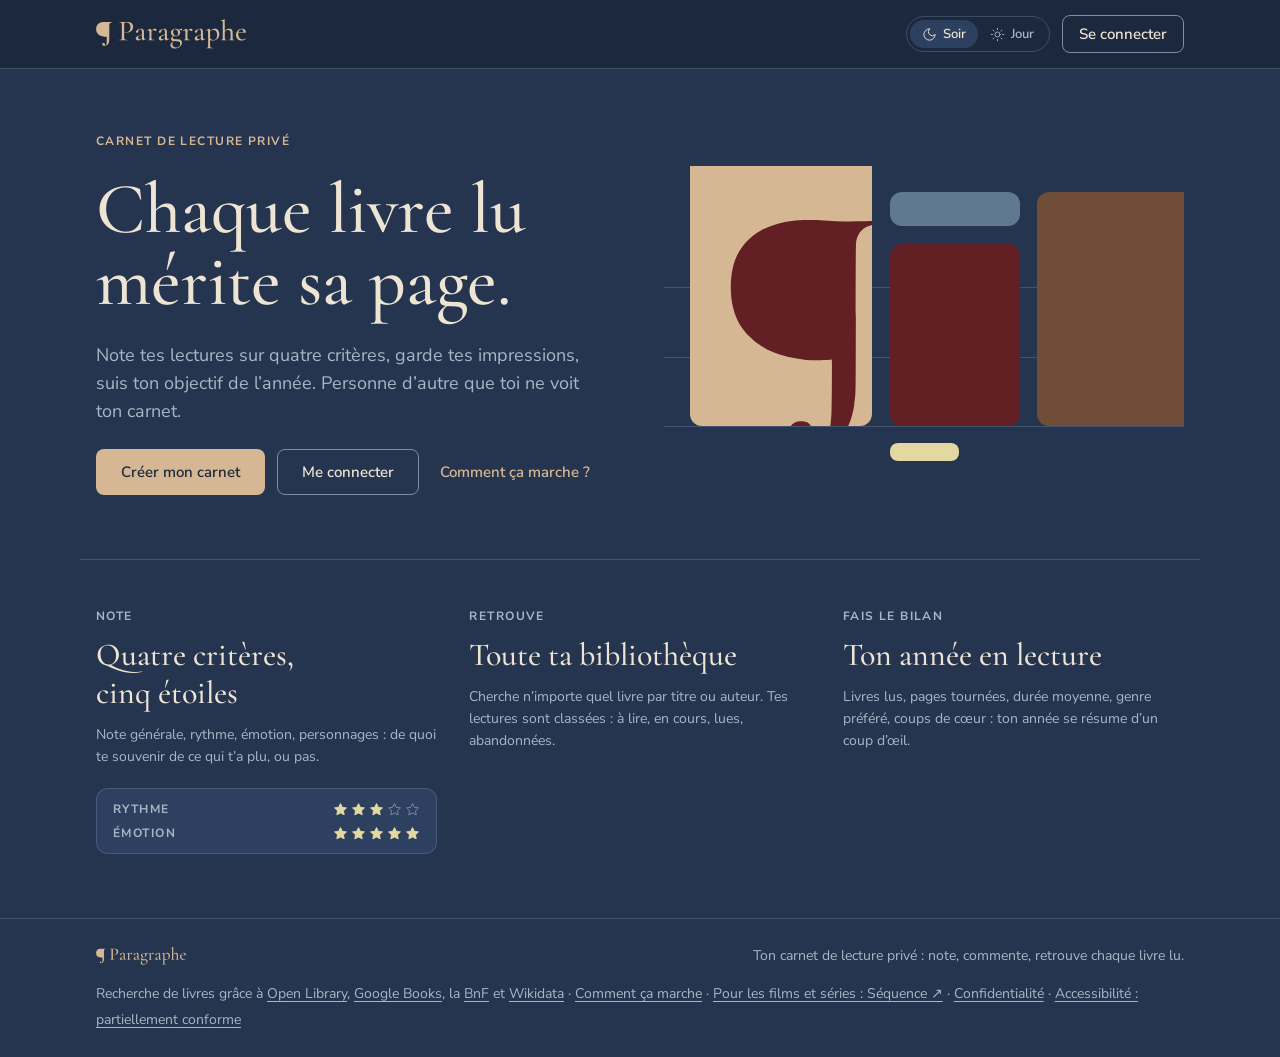
<file: index.html>
<!doctype html>
<html lang="fr" data-theme="soir">
  <head>
    <meta charset="utf-8">
    <meta name="viewport" content="width=device-width, initial-scale=1, viewport-fit=cover">
    <title>Paragraphe</title>
    <meta name="description" content="Ton carnet de lecture privé : note, commente, retrouve chaque livre lu.">
    <meta name="theme-color" content="#1C283D">
    <meta name="mobile-web-app-capable" content="yes">
    <meta name="apple-mobile-web-app-capable" content="yes">
    <meta name="apple-mobile-web-app-title" content="Paragraphe">
    <meta name="apple-mobile-web-app-status-bar-style" content="black-translucent">
    <meta name="application-name" content="Paragraphe">
    <script>
      // Thème choisi (Soir par défaut), appliqué avant l'affichage pour éviter un flash.
      try { document.documentElement.dataset.theme = localStorage.getItem('paragraphe-theme') === 'jour' ? 'jour' : 'soir'; } catch (e) {}
      // Retour d'un lien reçu par e-mail : on note son type avant que Supabase ne nettoie l'adresse.
      window.lienEmail = { recuperation: /type=recovery/.test(location.hash), erreur: /error_code=/.test(location.hash + location.search) };
    </script>
    <link rel="stylesheet" href="style.css?v=9">
    <link rel="icon" href="favicon.svg" type="image/svg+xml">
    <link rel="apple-touch-icon" href="apple-touch-icon.png">
    <link rel="manifest" href="site.webmanifest">
  </head>
  <body>
    <a class="evitement" href="#contenu">Aller au contenu</a>
    <header class="entete" id="entete"><div class="conteneur barre"></div></header>
    <main id="contenu">
      <p class="chargement conteneur" role="status">Chargement…</p>
    </main>
    <footer class="pied" id="pied"></footer>
    <script type="module" src="bibliotheque.js?v=9"></script>
    <script>
      // Filet de sécurité : si le site ne démarre pas (fichier manquant ou ancienne version en cache), on l'explique.
      setTimeout(function () {
        var c = document.querySelector('.chargement');
        if (c && document.body.contains(c)) c.innerHTML = 'Le site n’a pas pu se charger. Recharge la page en forçant la mise à jour : <strong>Cmd + Maj + R</strong> sur Mac, <strong>Ctrl + Maj + R</strong> sur Windows. Si le problème continue, vérifie que tous les fichiers du site sont bien sur GitHub.';
      }, 10000);
    </script>
  </body>
</html>
</file>
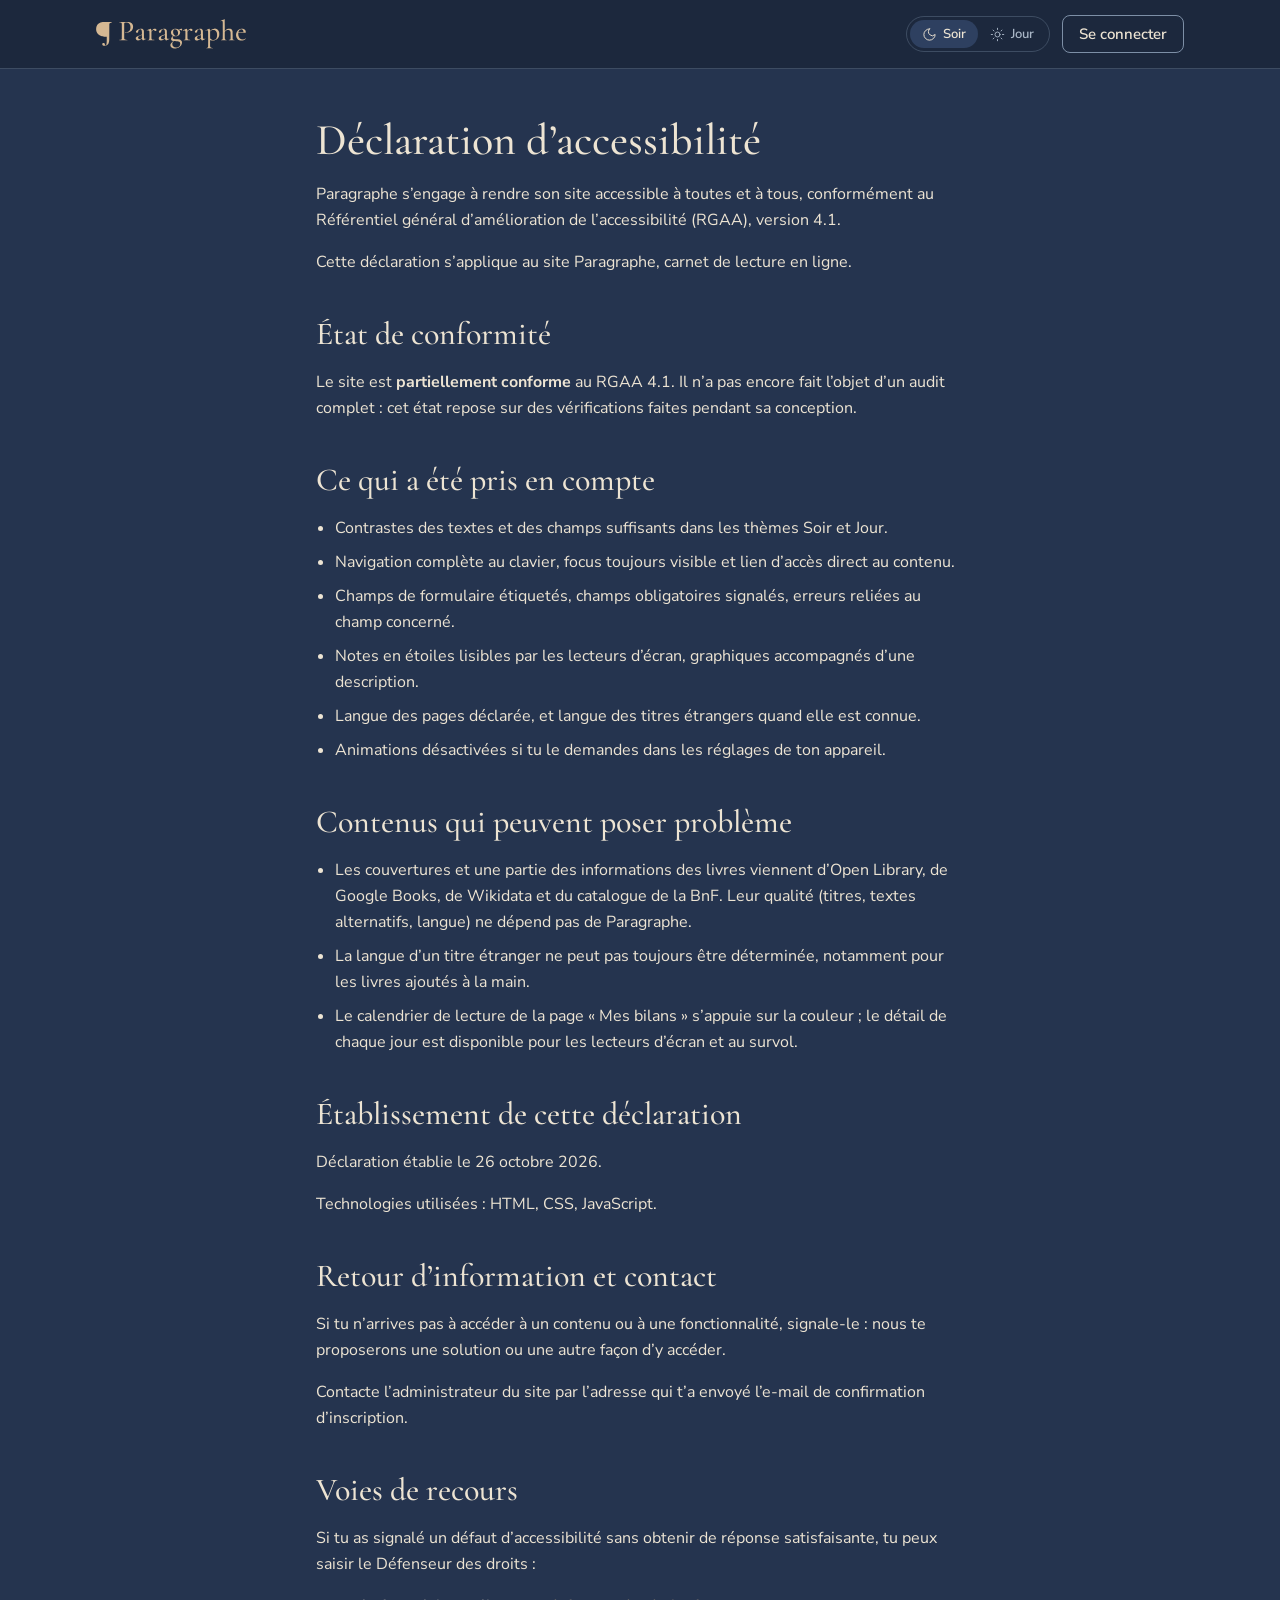
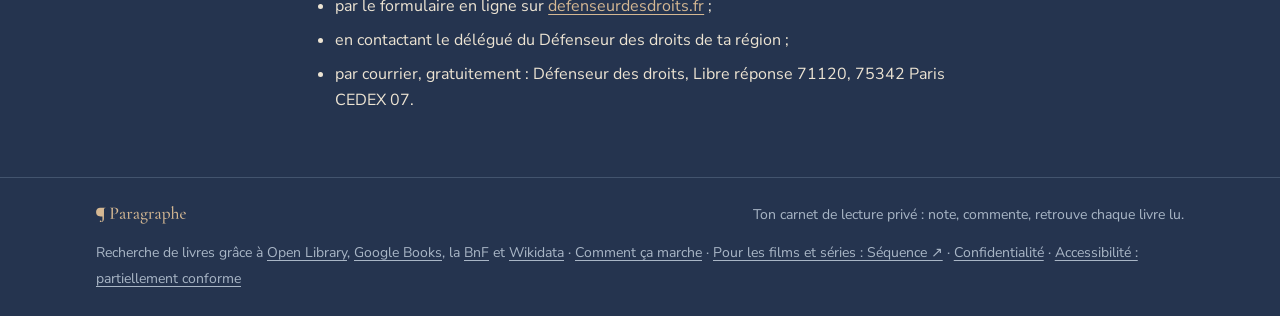
<file: accessibilite.html>
<!doctype html>
<html lang="fr" data-theme="soir">
  <head>
    <meta charset="utf-8">
    <meta name="viewport" content="width=device-width, initial-scale=1, viewport-fit=cover">
    <title>Accessibilité · Paragraphe</title>
    <meta name="description" content="Ton carnet de lecture privé : note, commente, retrouve chaque livre lu.">
    <meta name="theme-color" content="#1C283D">
    <meta name="mobile-web-app-capable" content="yes">
    <meta name="apple-mobile-web-app-capable" content="yes">
    <meta name="apple-mobile-web-app-title" content="Paragraphe">
    <meta name="apple-mobile-web-app-status-bar-style" content="black-translucent">
    <meta name="application-name" content="Paragraphe">
    <script>
      // Thème choisi (Soir par défaut), appliqué avant l'affichage pour éviter un flash.
      try { document.documentElement.dataset.theme = localStorage.getItem('paragraphe-theme') === 'jour' ? 'jour' : 'soir'; } catch (e) {}
      // Retour d'un lien reçu par e-mail : on note son type avant que Supabase ne nettoie l'adresse.
      window.lienEmail = { recuperation: /type=recovery/.test(location.hash), erreur: /error_code=/.test(location.hash + location.search) };
    </script>
    <link rel="stylesheet" href="style.css?v=9">
    <link rel="icon" href="favicon.svg" type="image/svg+xml">
    <link rel="apple-touch-icon" href="apple-touch-icon.png">
    <link rel="manifest" href="site.webmanifest">
  </head>
  <body>
    <a class="evitement" href="#contenu">Aller au contenu</a>
    <header class="entete" id="entete"><div class="conteneur barre"></div></header>
    <main id="contenu">
      <p class="chargement conteneur" role="status">Chargement…</p>
    </main>
    <footer class="pied" id="pied"></footer>
    <script type="module" src="accessibilite.js?v=9"></script>
    <script>
      // Filet de sécurité : si le site ne démarre pas (fichier manquant ou ancienne version en cache), on l'explique.
      setTimeout(function () {
        var c = document.querySelector('.chargement');
        if (c && document.body.contains(c)) c.innerHTML = 'Le site n’a pas pu se charger. Recharge la page en forçant la mise à jour : <strong>Cmd + Maj + R</strong> sur Mac, <strong>Ctrl + Maj + R</strong> sur Windows. Si le problème continue, vérifie que tous les fichiers du site sont bien sur GitHub.';
      }, 10000);
    </script>
  </body>
</html>
</file>
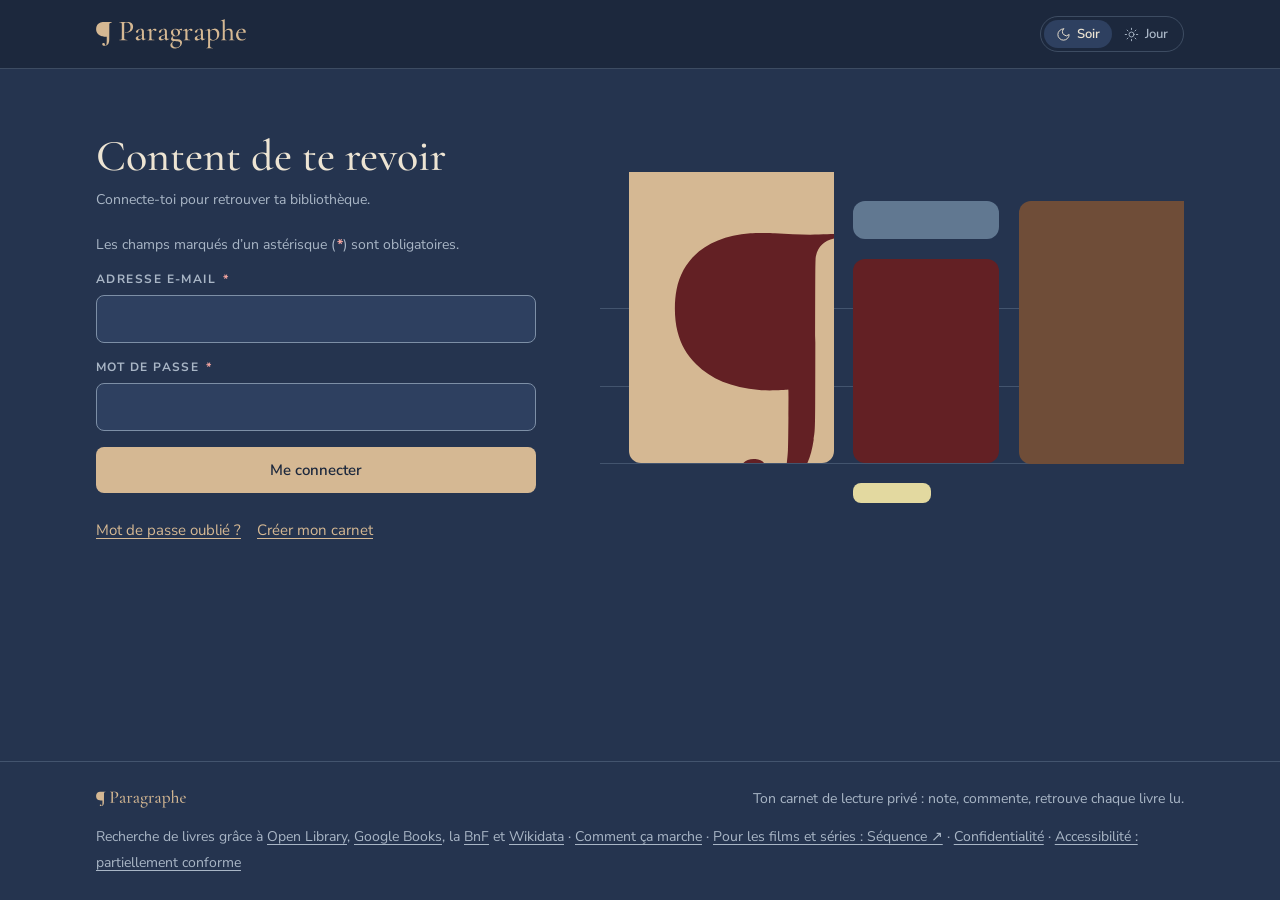
<file: ajouter.html>
<!doctype html>
<html lang="fr" data-theme="soir">
  <head>
    <meta charset="utf-8">
    <meta name="viewport" content="width=device-width, initial-scale=1, viewport-fit=cover">
    <title>Ajouter une lecture · Paragraphe</title>
    <meta name="description" content="Ton carnet de lecture privé : note, commente, retrouve chaque livre lu.">
    <meta name="theme-color" content="#1C283D">
    <meta name="mobile-web-app-capable" content="yes">
    <meta name="apple-mobile-web-app-capable" content="yes">
    <meta name="apple-mobile-web-app-title" content="Paragraphe">
    <meta name="apple-mobile-web-app-status-bar-style" content="black-translucent">
    <meta name="application-name" content="Paragraphe">
    <meta name="robots" content="noindex">
    <script>
      // Thème choisi (Soir par défaut), appliqué avant l'affichage pour éviter un flash.
      try { document.documentElement.dataset.theme = localStorage.getItem('paragraphe-theme') === 'jour' ? 'jour' : 'soir'; } catch (e) {}
      // Retour d'un lien reçu par e-mail : on note son type avant que Supabase ne nettoie l'adresse.
      window.lienEmail = { recuperation: /type=recovery/.test(location.hash), erreur: /error_code=/.test(location.hash + location.search) };
    </script>
    <link rel="stylesheet" href="style.css?v=9">
    <link rel="icon" href="favicon.svg" type="image/svg+xml">
    <link rel="apple-touch-icon" href="apple-touch-icon.png">
    <link rel="manifest" href="site.webmanifest">
  </head>
  <body>
    <a class="evitement" href="#contenu">Aller au contenu</a>
    <header class="entete" id="entete"><div class="conteneur barre"></div></header>
    <main id="contenu">
      <p class="chargement conteneur" role="status">Chargement…</p>
    </main>
    <footer class="pied" id="pied"></footer>
    <script type="module" src="ajouter.js?v=9"></script>
    <script>
      // Filet de sécurité : si le site ne démarre pas (fichier manquant ou ancienne version en cache), on l'explique.
      setTimeout(function () {
        var c = document.querySelector('.chargement');
        if (c && document.body.contains(c)) c.innerHTML = 'Le site n’a pas pu se charger. Recharge la page en forçant la mise à jour : <strong>Cmd + Maj + R</strong> sur Mac, <strong>Ctrl + Maj + R</strong> sur Windows. Si le problème continue, vérifie que tous les fichiers du site sont bien sur GitHub.';
      }, 10000);
    </script>
  </body>
</html>
</file>
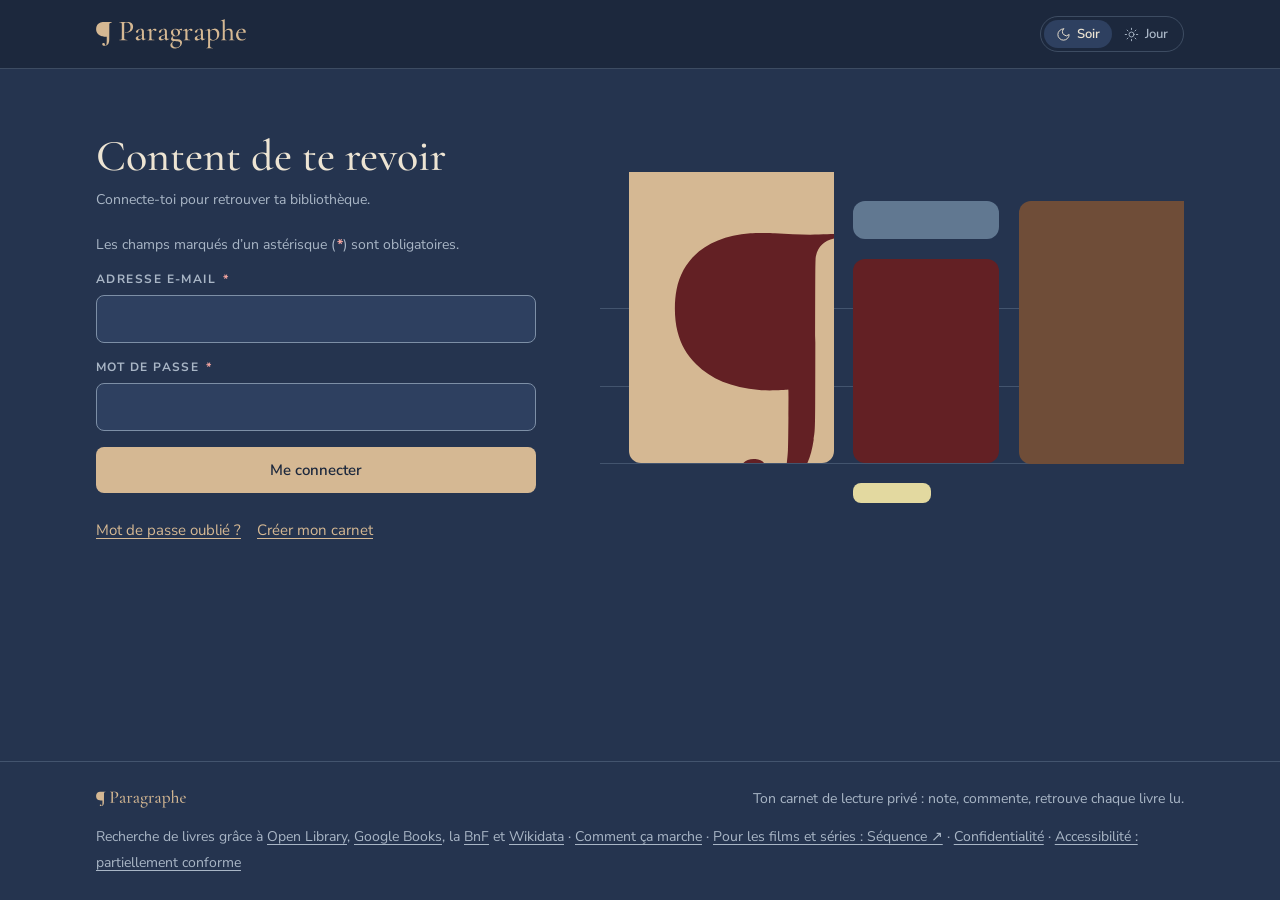
<file: compte.html>
<!doctype html>
<html lang="fr" data-theme="soir">
  <head>
    <meta charset="utf-8">
    <meta name="viewport" content="width=device-width, initial-scale=1, viewport-fit=cover">
    <title>Mon compte · Paragraphe</title>
    <meta name="description" content="Ton carnet de lecture privé : note, commente, retrouve chaque livre lu.">
    <meta name="theme-color" content="#1C283D">
    <meta name="mobile-web-app-capable" content="yes">
    <meta name="apple-mobile-web-app-capable" content="yes">
    <meta name="apple-mobile-web-app-title" content="Paragraphe">
    <meta name="apple-mobile-web-app-status-bar-style" content="black-translucent">
    <meta name="application-name" content="Paragraphe">
    <meta name="robots" content="noindex">
    <script>
      // Thème choisi (Soir par défaut), appliqué avant l'affichage pour éviter un flash.
      try { document.documentElement.dataset.theme = localStorage.getItem('paragraphe-theme') === 'jour' ? 'jour' : 'soir'; } catch (e) {}
      // Retour d'un lien reçu par e-mail : on note son type avant que Supabase ne nettoie l'adresse.
      window.lienEmail = { recuperation: /type=recovery/.test(location.hash), erreur: /error_code=/.test(location.hash + location.search) };
    </script>
    <link rel="stylesheet" href="style.css?v=9">
    <link rel="icon" href="favicon.svg" type="image/svg+xml">
    <link rel="apple-touch-icon" href="apple-touch-icon.png">
    <link rel="manifest" href="site.webmanifest">
  </head>
  <body>
    <a class="evitement" href="#contenu">Aller au contenu</a>
    <header class="entete" id="entete"><div class="conteneur barre"></div></header>
    <main id="contenu">
      <p class="chargement conteneur" role="status">Chargement…</p>
    </main>
    <footer class="pied" id="pied"></footer>
    <script type="module" src="compte.js?v=9"></script>
    <script>
      // Filet de sécurité : si le site ne démarre pas (fichier manquant ou ancienne version en cache), on l'explique.
      setTimeout(function () {
        var c = document.querySelector('.chargement');
        if (c && document.body.contains(c)) c.innerHTML = 'Le site n’a pas pu se charger. Recharge la page en forçant la mise à jour : <strong>Cmd + Maj + R</strong> sur Mac, <strong>Ctrl + Maj + R</strong> sur Windows. Si le problème continue, vérifie que tous les fichiers du site sont bien sur GitHub.';
      }, 10000);
    </script>
  </body>
</html>
</file>
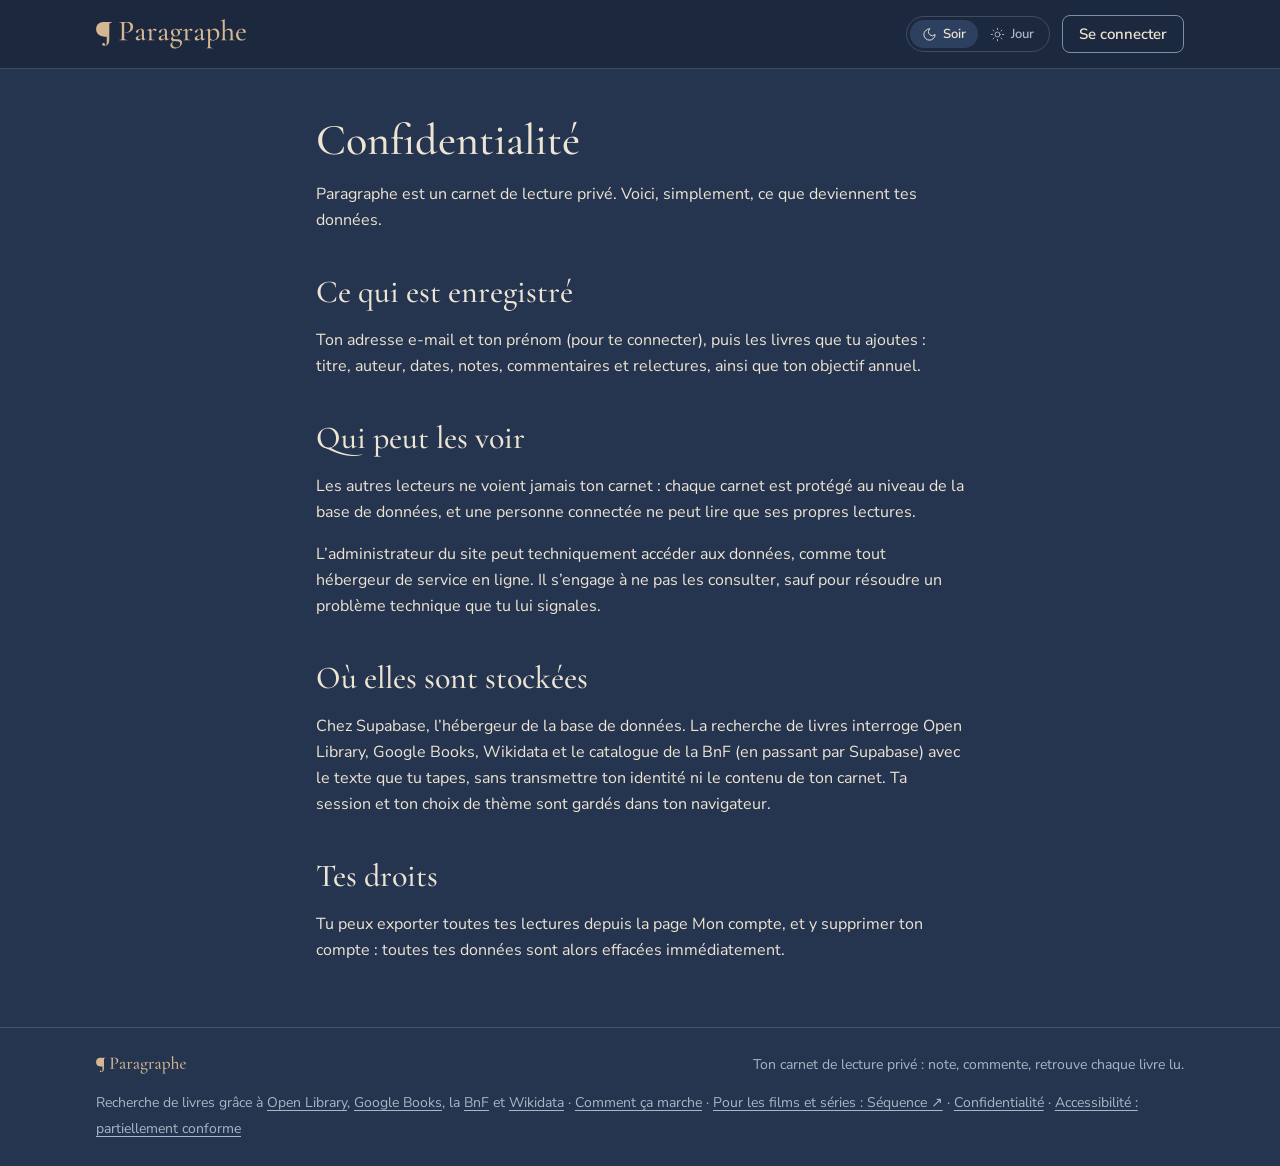
<file: confidentialite.html>
<!doctype html>
<html lang="fr" data-theme="soir">
  <head>
    <meta charset="utf-8">
    <meta name="viewport" content="width=device-width, initial-scale=1, viewport-fit=cover">
    <title>Confidentialité · Paragraphe</title>
    <meta name="description" content="Ton carnet de lecture privé : note, commente, retrouve chaque livre lu.">
    <meta name="theme-color" content="#1C283D">
    <meta name="mobile-web-app-capable" content="yes">
    <meta name="apple-mobile-web-app-capable" content="yes">
    <meta name="apple-mobile-web-app-title" content="Paragraphe">
    <meta name="apple-mobile-web-app-status-bar-style" content="black-translucent">
    <meta name="application-name" content="Paragraphe">
    <script>
      // Thème choisi (Soir par défaut), appliqué avant l'affichage pour éviter un flash.
      try { document.documentElement.dataset.theme = localStorage.getItem('paragraphe-theme') === 'jour' ? 'jour' : 'soir'; } catch (e) {}
      // Retour d'un lien reçu par e-mail : on note son type avant que Supabase ne nettoie l'adresse.
      window.lienEmail = { recuperation: /type=recovery/.test(location.hash), erreur: /error_code=/.test(location.hash + location.search) };
    </script>
    <link rel="stylesheet" href="style.css?v=9">
    <link rel="icon" href="favicon.svg" type="image/svg+xml">
    <link rel="apple-touch-icon" href="apple-touch-icon.png">
    <link rel="manifest" href="site.webmanifest">
  </head>
  <body>
    <a class="evitement" href="#contenu">Aller au contenu</a>
    <header class="entete" id="entete"><div class="conteneur barre"></div></header>
    <main id="contenu">
      <div class="conteneur etroit page texte-simple">
        <h1 class="titre-1">Confidentialité</h1>
        <p>Paragraphe est un carnet de lecture privé. Voici, simplement, ce que deviennent tes données.</p>
        <h2 class="titre-2">Ce qui est enregistré</h2>
        <p>Ton adresse e-mail et ton prénom (pour te connecter), puis les livres que tu ajoutes : titre, auteur, dates, notes, commentaires et relectures, ainsi que ton objectif annuel.</p>
        <h2 class="titre-2">Qui peut les voir</h2>
        <p>Les autres lecteurs ne voient jamais ton carnet : chaque carnet est protégé au niveau de la base de données, et une personne connectée ne peut lire que ses propres lectures.</p>
        <p>L’administrateur du site peut techniquement accéder aux données, comme tout hébergeur de service en ligne. Il s’engage à ne pas les consulter, sauf pour résoudre un problème technique que tu lui signales.</p>
        <h2 class="titre-2">Où elles sont stockées</h2>
        <p>Chez Supabase, l’hébergeur de la base de données. La recherche de livres interroge Open Library, Google Books, Wikidata et le catalogue de la BnF (en passant par Supabase) avec le texte que tu tapes, sans transmettre ton identité ni le contenu de ton carnet. Ta session et ton choix de thème sont gardés dans ton navigateur.</p>
        <h2 class="titre-2">Tes droits</h2>
        <p>Tu peux exporter toutes tes lectures depuis la page Mon compte, et y supprimer ton compte : toutes tes données sont alors effacées immédiatement.</p>
      </div>
    </main>
    <footer class="pied" id="pied"></footer>
    <script type="module" src="simple.js?v=9"></script>
    <script>
      // Filet de sécurité : si le site ne démarre pas (fichier manquant ou ancienne version en cache), on l'explique.
      setTimeout(function () {
        var c = document.querySelector('.chargement');
        if (c && document.body.contains(c)) c.innerHTML = 'Le site n’a pas pu se charger. Recharge la page en forçant la mise à jour : <strong>Cmd + Maj + R</strong> sur Mac, <strong>Ctrl + Maj + R</strong> sur Windows. Si le problème continue, vérifie que tous les fichiers du site sont bien sur GitHub.';
      }, 10000);
    </script>
  </body>
</html>
</file>
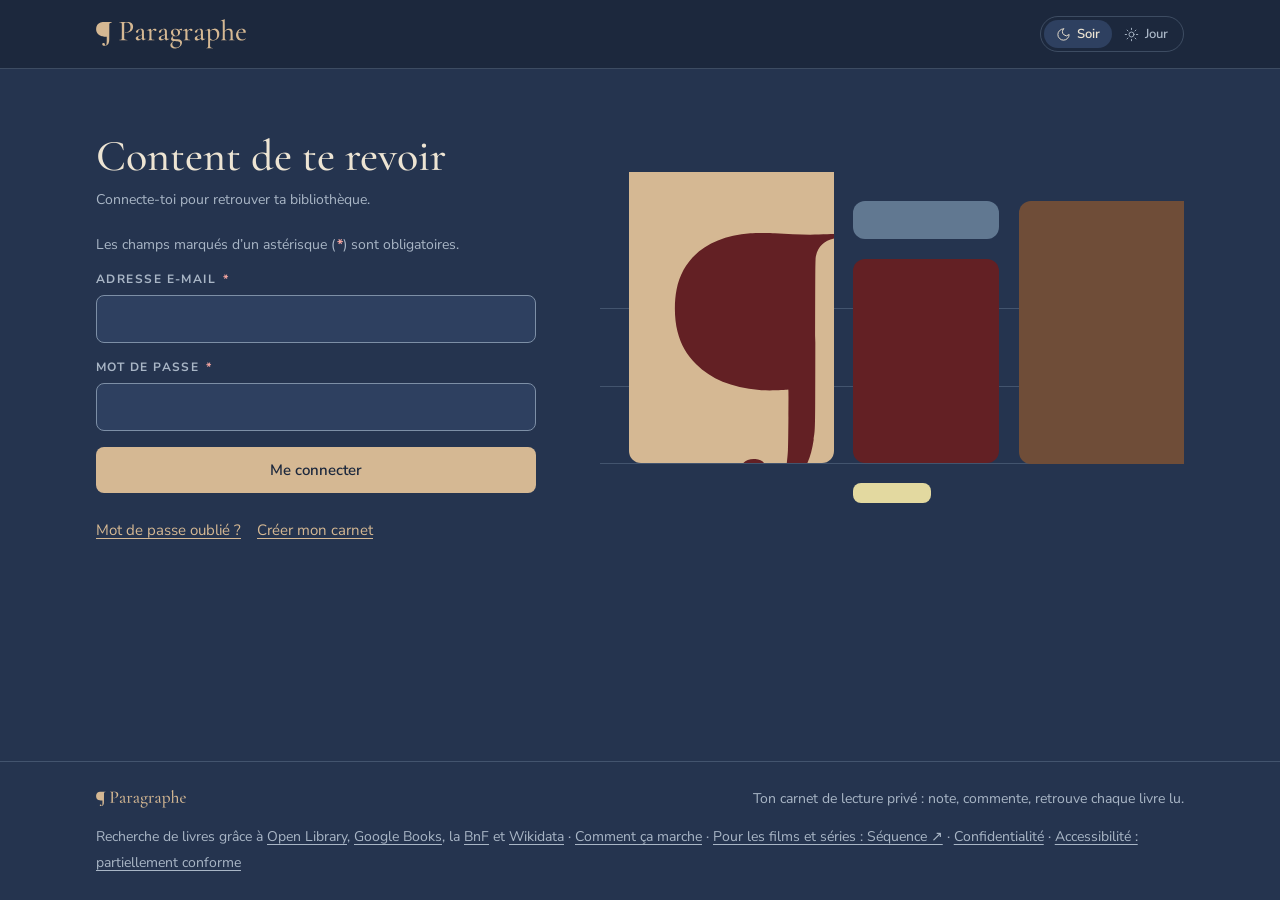
<file: connexion.html>
<!doctype html>
<html lang="fr" data-theme="soir">
  <head>
    <meta charset="utf-8">
    <meta name="viewport" content="width=device-width, initial-scale=1, viewport-fit=cover">
    <title>Connexion · Paragraphe</title>
    <meta name="description" content="Ton carnet de lecture privé : note, commente, retrouve chaque livre lu.">
    <meta name="theme-color" content="#1C283D">
    <meta name="mobile-web-app-capable" content="yes">
    <meta name="apple-mobile-web-app-capable" content="yes">
    <meta name="apple-mobile-web-app-title" content="Paragraphe">
    <meta name="apple-mobile-web-app-status-bar-style" content="black-translucent">
    <meta name="application-name" content="Paragraphe">
    <meta name="robots" content="noindex">
    <script>
      // Thème choisi (Soir par défaut), appliqué avant l'affichage pour éviter un flash.
      try { document.documentElement.dataset.theme = localStorage.getItem('paragraphe-theme') === 'jour' ? 'jour' : 'soir'; } catch (e) {}
      // Retour d'un lien reçu par e-mail : on note son type avant que Supabase ne nettoie l'adresse.
      window.lienEmail = { recuperation: /type=recovery/.test(location.hash), erreur: /error_code=/.test(location.hash + location.search) };
    </script>
    <link rel="stylesheet" href="style.css?v=9">
    <link rel="icon" href="favicon.svg" type="image/svg+xml">
    <link rel="apple-touch-icon" href="apple-touch-icon.png">
    <link rel="manifest" href="site.webmanifest">
  </head>
  <body>
    <a class="evitement" href="#contenu">Aller au contenu</a>
    <header class="entete" id="entete"><div class="conteneur barre"></div></header>
    <main id="contenu">
      <p class="chargement conteneur" role="status">Chargement…</p>
    </main>
    <footer class="pied" id="pied"></footer>
    <script type="module" src="connexion.js?v=9"></script>
    <script>
      // Filet de sécurité : si le site ne démarre pas (fichier manquant ou ancienne version en cache), on l'explique.
      setTimeout(function () {
        var c = document.querySelector('.chargement');
        if (c && document.body.contains(c)) c.innerHTML = 'Le site n’a pas pu se charger. Recharge la page en forçant la mise à jour : <strong>Cmd + Maj + R</strong> sur Mac, <strong>Ctrl + Maj + R</strong> sur Windows. Si le problème continue, vérifie que tous les fichiers du site sont bien sur GitHub.';
      }, 10000);
    </script>
  </body>
</html>
</file>
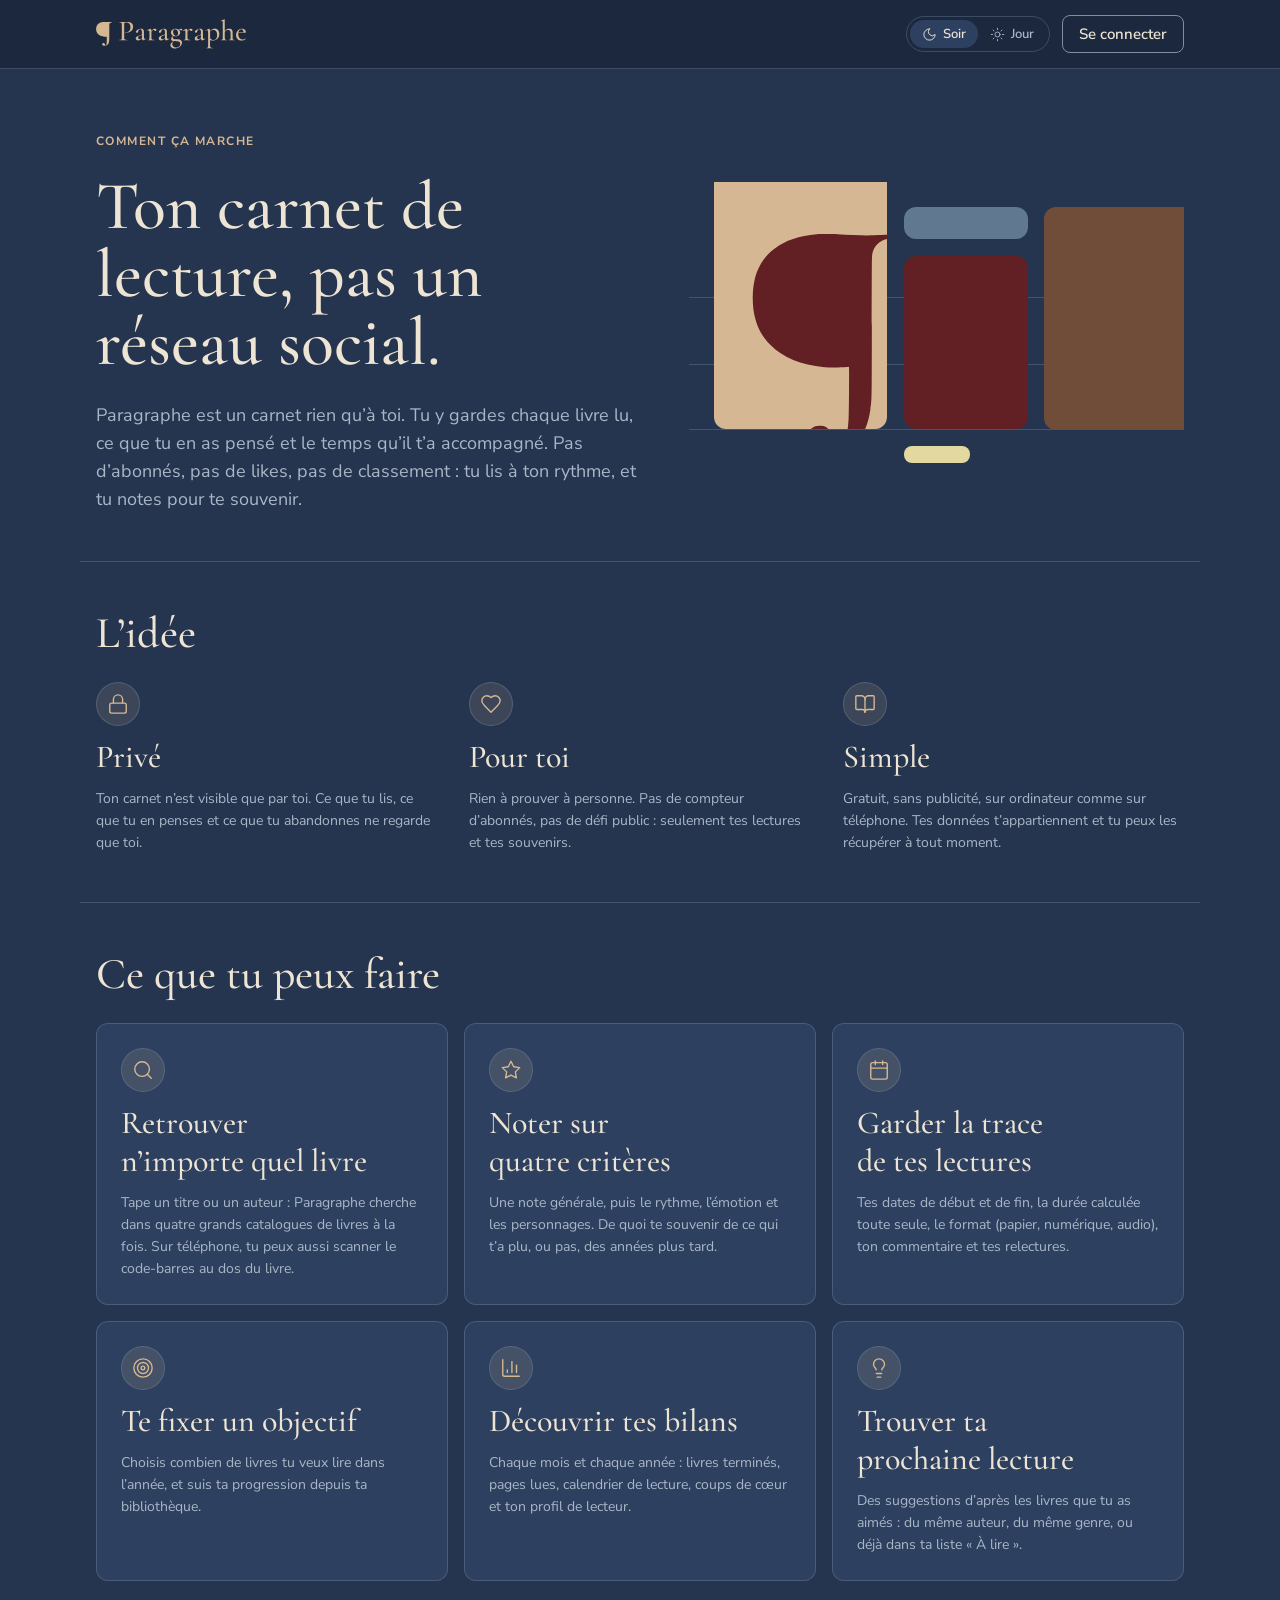
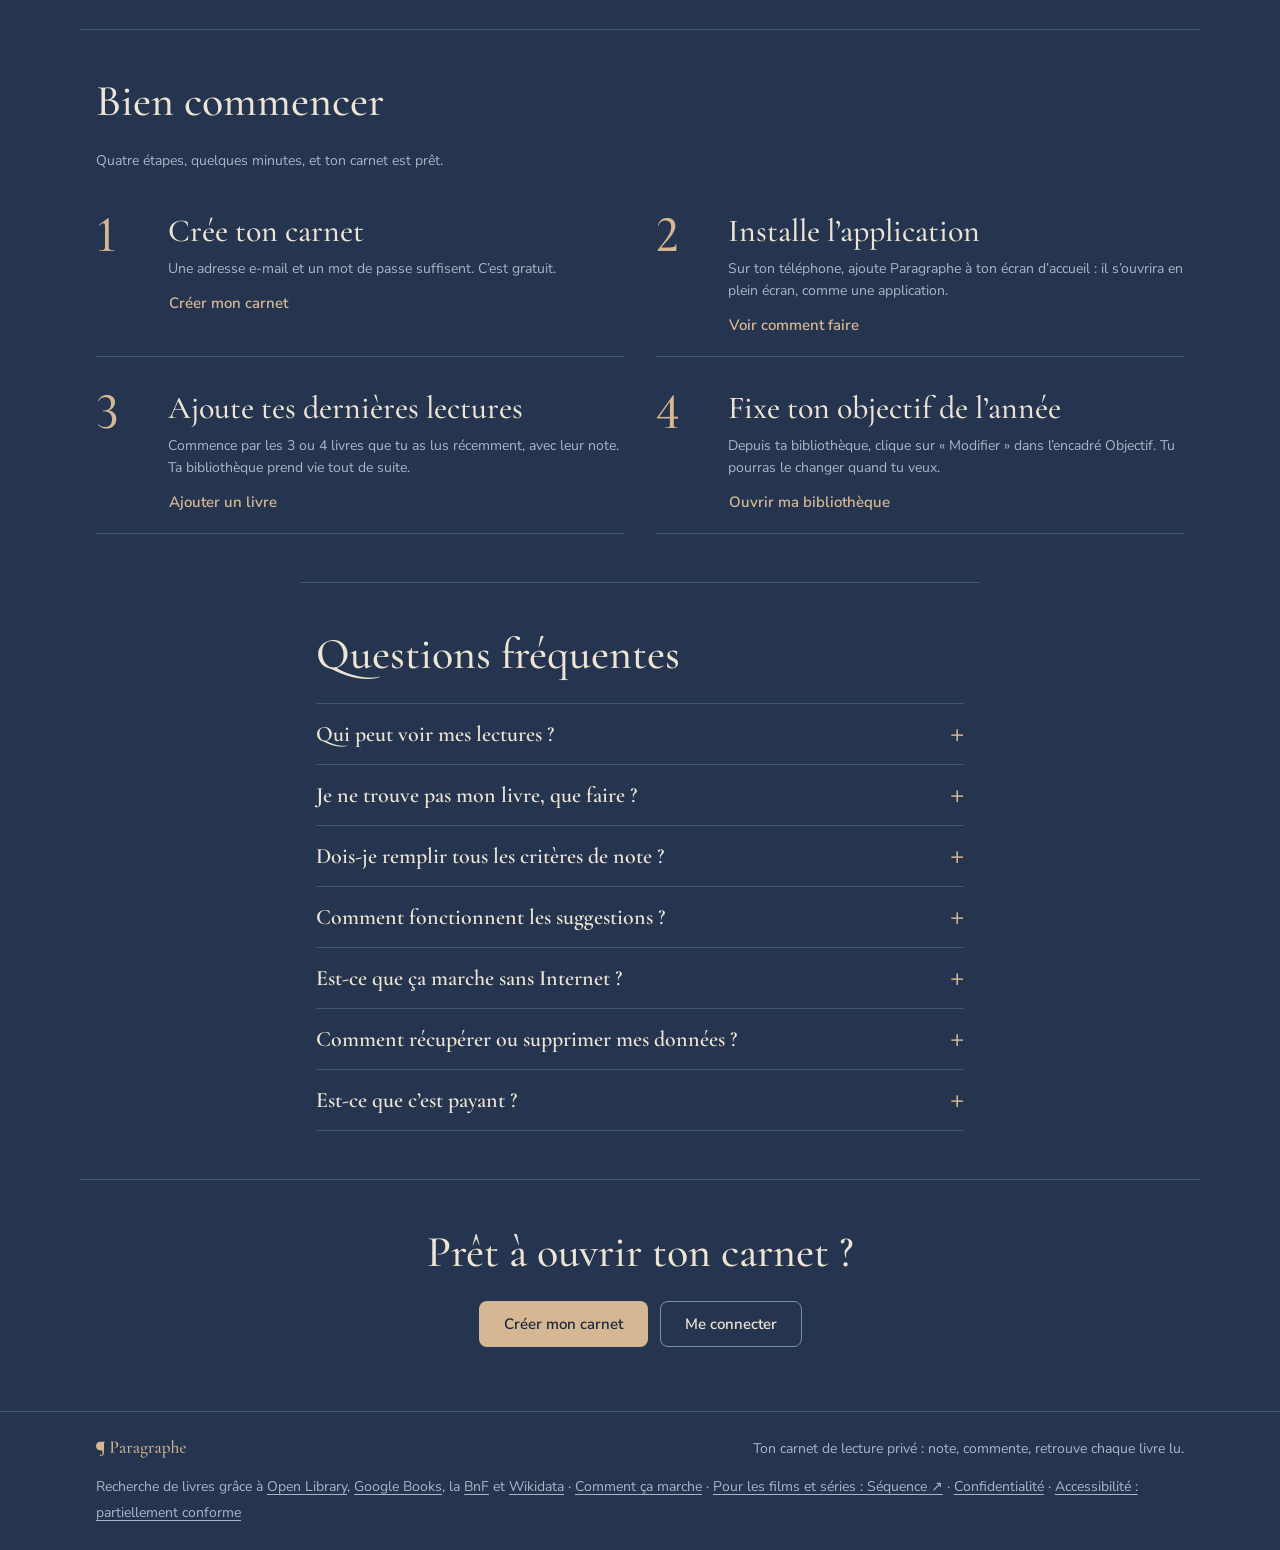
<file: guide.html>
<!doctype html>
<html lang="fr" data-theme="soir">
  <head>
    <meta charset="utf-8">
    <meta name="viewport" content="width=device-width, initial-scale=1, viewport-fit=cover">
    <title>Comment ça marche · Paragraphe</title>
    <meta name="description" content="Ton carnet de lecture privé : note, commente, retrouve chaque livre lu.">
    <meta name="theme-color" content="#1C283D">
    <meta name="mobile-web-app-capable" content="yes">
    <meta name="apple-mobile-web-app-capable" content="yes">
    <meta name="apple-mobile-web-app-title" content="Paragraphe">
    <meta name="apple-mobile-web-app-status-bar-style" content="black-translucent">
    <meta name="application-name" content="Paragraphe">
    <script>
      // Thème choisi (Soir par défaut), appliqué avant l'affichage pour éviter un flash.
      try { document.documentElement.dataset.theme = localStorage.getItem('paragraphe-theme') === 'jour' ? 'jour' : 'soir'; } catch (e) {}
      // Retour d'un lien reçu par e-mail : on note son type avant que Supabase ne nettoie l'adresse.
      window.lienEmail = { recuperation: /type=recovery/.test(location.hash), erreur: /error_code=/.test(location.hash + location.search) };
    </script>
    <link rel="stylesheet" href="style.css?v=9">
    <link rel="icon" href="favicon.svg" type="image/svg+xml">
    <link rel="apple-touch-icon" href="apple-touch-icon.png">
    <link rel="manifest" href="site.webmanifest">
  </head>
  <body>
    <a class="evitement" href="#contenu">Aller au contenu</a>
    <header class="entete" id="entete"><div class="conteneur barre"></div></header>
    <main id="contenu">
      <p class="chargement conteneur" role="status">Chargement…</p>
    </main>
    <footer class="pied" id="pied"></footer>
    <script type="module" src="guide.js?v=9"></script>
    <script>
      // Filet de sécurité : si le site ne démarre pas (fichier manquant ou ancienne version en cache), on l'explique.
      setTimeout(function () {
        var c = document.querySelector('.chargement');
        if (c && document.body.contains(c)) c.innerHTML = 'Le site n’a pas pu se charger. Recharge la page en forçant la mise à jour : <strong>Cmd + Maj + R</strong> sur Mac, <strong>Ctrl + Maj + R</strong> sur Windows. Si le problème continue, vérifie que tous les fichiers du site sont bien sur GitHub.';
      }, 10000);
    </script>
  </body>
</html>
</file>
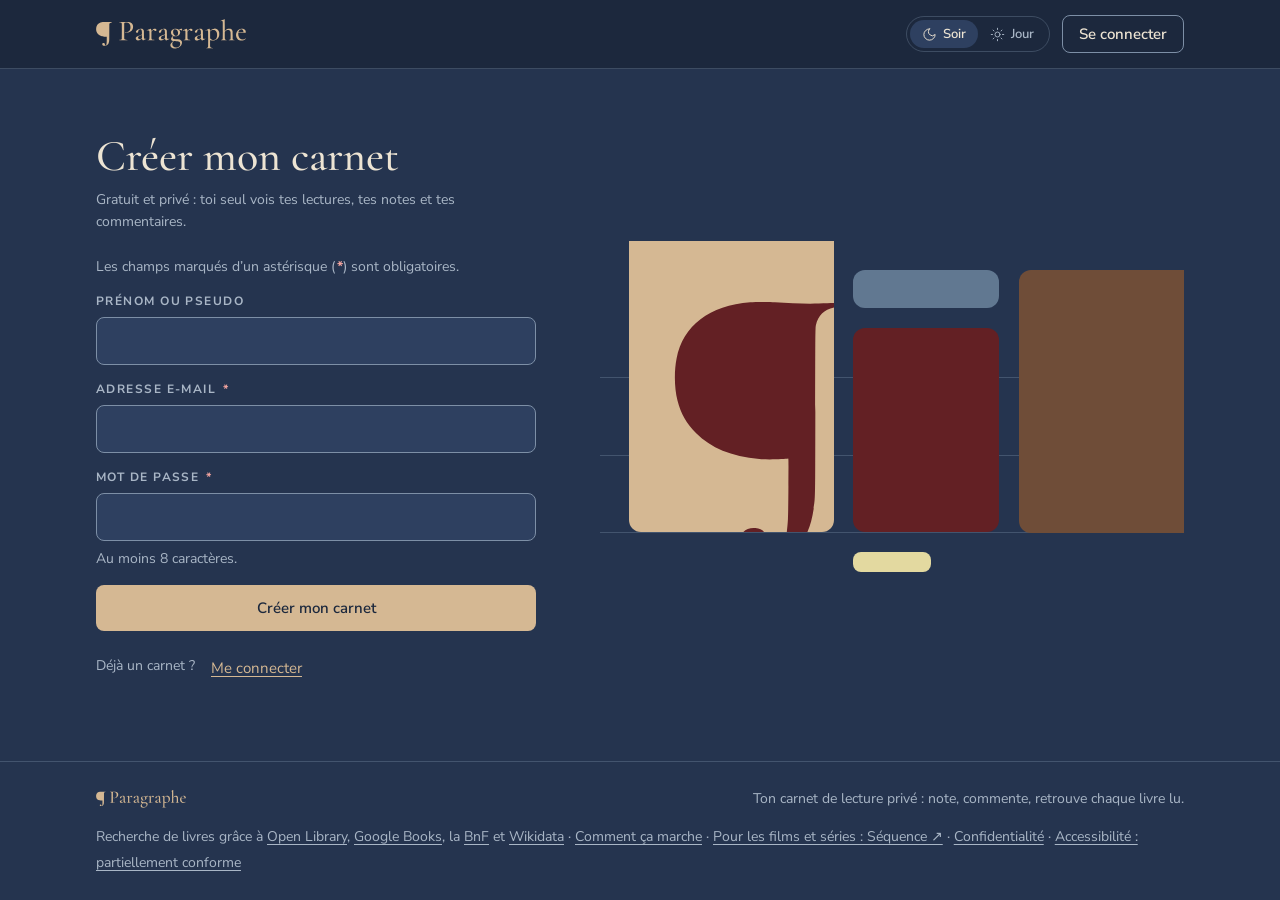
<file: inscription.html>
<!doctype html>
<html lang="fr" data-theme="soir">
  <head>
    <meta charset="utf-8">
    <meta name="viewport" content="width=device-width, initial-scale=1, viewport-fit=cover">
    <title>Créer mon carnet · Paragraphe</title>
    <meta name="description" content="Ton carnet de lecture privé : note, commente, retrouve chaque livre lu.">
    <meta name="theme-color" content="#1C283D">
    <meta name="mobile-web-app-capable" content="yes">
    <meta name="apple-mobile-web-app-capable" content="yes">
    <meta name="apple-mobile-web-app-title" content="Paragraphe">
    <meta name="apple-mobile-web-app-status-bar-style" content="black-translucent">
    <meta name="application-name" content="Paragraphe">
    <meta name="robots" content="noindex">
    <script>
      // Thème choisi (Soir par défaut), appliqué avant l'affichage pour éviter un flash.
      try { document.documentElement.dataset.theme = localStorage.getItem('paragraphe-theme') === 'jour' ? 'jour' : 'soir'; } catch (e) {}
      // Retour d'un lien reçu par e-mail : on note son type avant que Supabase ne nettoie l'adresse.
      window.lienEmail = { recuperation: /type=recovery/.test(location.hash), erreur: /error_code=/.test(location.hash + location.search) };
    </script>
    <link rel="stylesheet" href="style.css?v=9">
    <link rel="icon" href="favicon.svg" type="image/svg+xml">
    <link rel="apple-touch-icon" href="apple-touch-icon.png">
    <link rel="manifest" href="site.webmanifest">
  </head>
  <body>
    <a class="evitement" href="#contenu">Aller au contenu</a>
    <header class="entete" id="entete"><div class="conteneur barre"></div></header>
    <main id="contenu">
      <p class="chargement conteneur" role="status">Chargement…</p>
    </main>
    <footer class="pied" id="pied"></footer>
    <script type="module" src="inscription.js?v=9"></script>
    <script>
      // Filet de sécurité : si le site ne démarre pas (fichier manquant ou ancienne version en cache), on l'explique.
      setTimeout(function () {
        var c = document.querySelector('.chargement');
        if (c && document.body.contains(c)) c.innerHTML = 'Le site n’a pas pu se charger. Recharge la page en forçant la mise à jour : <strong>Cmd + Maj + R</strong> sur Mac, <strong>Ctrl + Maj + R</strong> sur Windows. Si le problème continue, vérifie que tous les fichiers du site sont bien sur GitHub.';
      }, 10000);
    </script>
  </body>
</html>
</file>
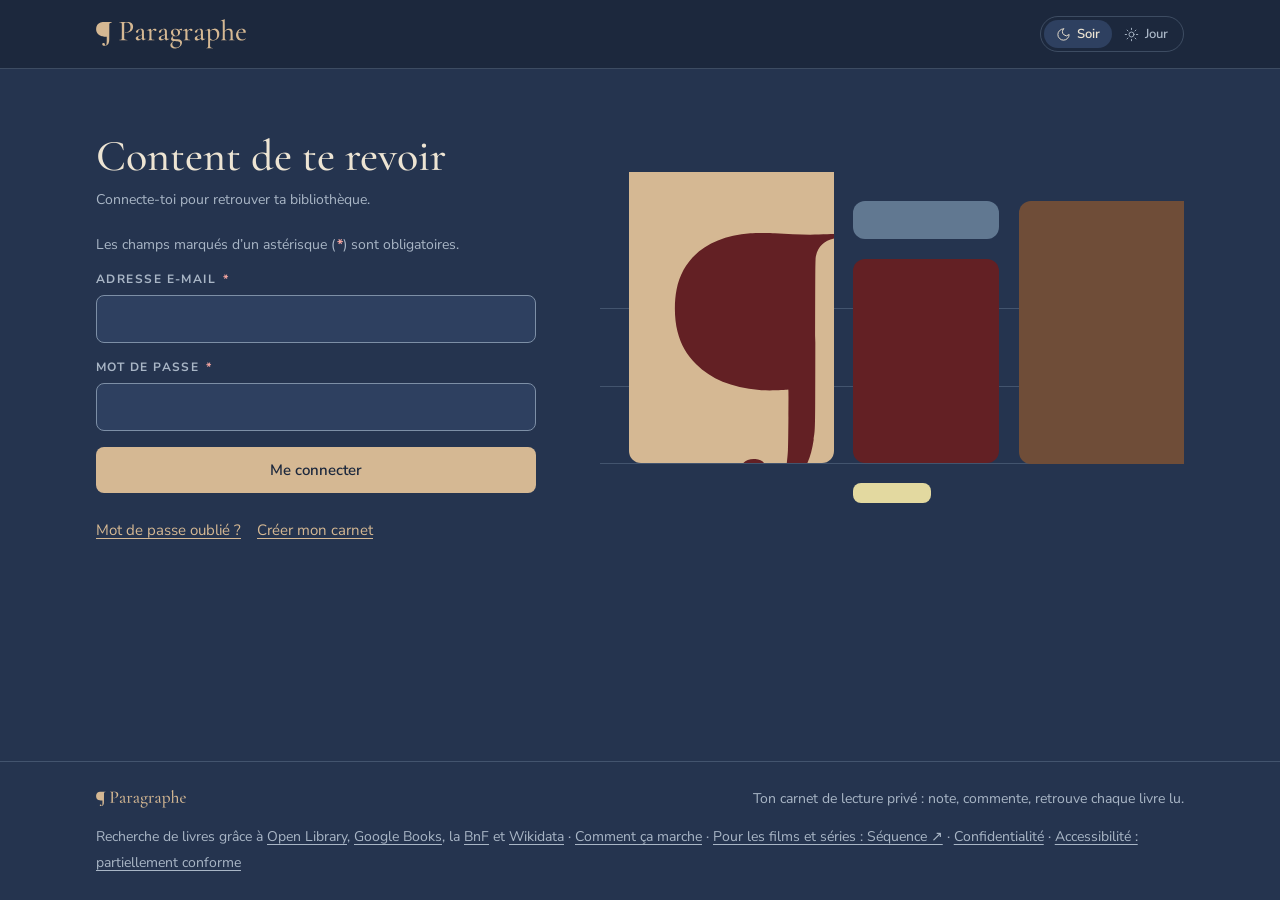
<file: lecture.html>
<!doctype html>
<html lang="fr" data-theme="soir">
  <head>
    <meta charset="utf-8">
    <meta name="viewport" content="width=device-width, initial-scale=1, viewport-fit=cover">
    <title>Lecture · Paragraphe</title>
    <meta name="description" content="Ton carnet de lecture privé : note, commente, retrouve chaque livre lu.">
    <meta name="theme-color" content="#1C283D">
    <meta name="mobile-web-app-capable" content="yes">
    <meta name="apple-mobile-web-app-capable" content="yes">
    <meta name="apple-mobile-web-app-title" content="Paragraphe">
    <meta name="apple-mobile-web-app-status-bar-style" content="black-translucent">
    <meta name="application-name" content="Paragraphe">
    <meta name="robots" content="noindex">
    <script>
      // Thème choisi (Soir par défaut), appliqué avant l'affichage pour éviter un flash.
      try { document.documentElement.dataset.theme = localStorage.getItem('paragraphe-theme') === 'jour' ? 'jour' : 'soir'; } catch (e) {}
      // Retour d'un lien reçu par e-mail : on note son type avant que Supabase ne nettoie l'adresse.
      window.lienEmail = { recuperation: /type=recovery/.test(location.hash), erreur: /error_code=/.test(location.hash + location.search) };
    </script>
    <link rel="stylesheet" href="style.css?v=9">
    <link rel="icon" href="favicon.svg" type="image/svg+xml">
    <link rel="apple-touch-icon" href="apple-touch-icon.png">
    <link rel="manifest" href="site.webmanifest">
  </head>
  <body>
    <a class="evitement" href="#contenu">Aller au contenu</a>
    <header class="entete" id="entete"><div class="conteneur barre"></div></header>
    <main id="contenu">
      <p class="chargement conteneur" role="status">Chargement…</p>
    </main>
    <footer class="pied" id="pied"></footer>
    <script type="module" src="lecture.js?v=9"></script>
    <script>
      // Filet de sécurité : si le site ne démarre pas (fichier manquant ou ancienne version en cache), on l'explique.
      setTimeout(function () {
        var c = document.querySelector('.chargement');
        if (c && document.body.contains(c)) c.innerHTML = 'Le site n’a pas pu se charger. Recharge la page en forçant la mise à jour : <strong>Cmd + Maj + R</strong> sur Mac, <strong>Ctrl + Maj + R</strong> sur Windows. Si le problème continue, vérifie que tous les fichiers du site sont bien sur GitHub.';
      }, 10000);
    </script>
  </body>
</html>
</file>
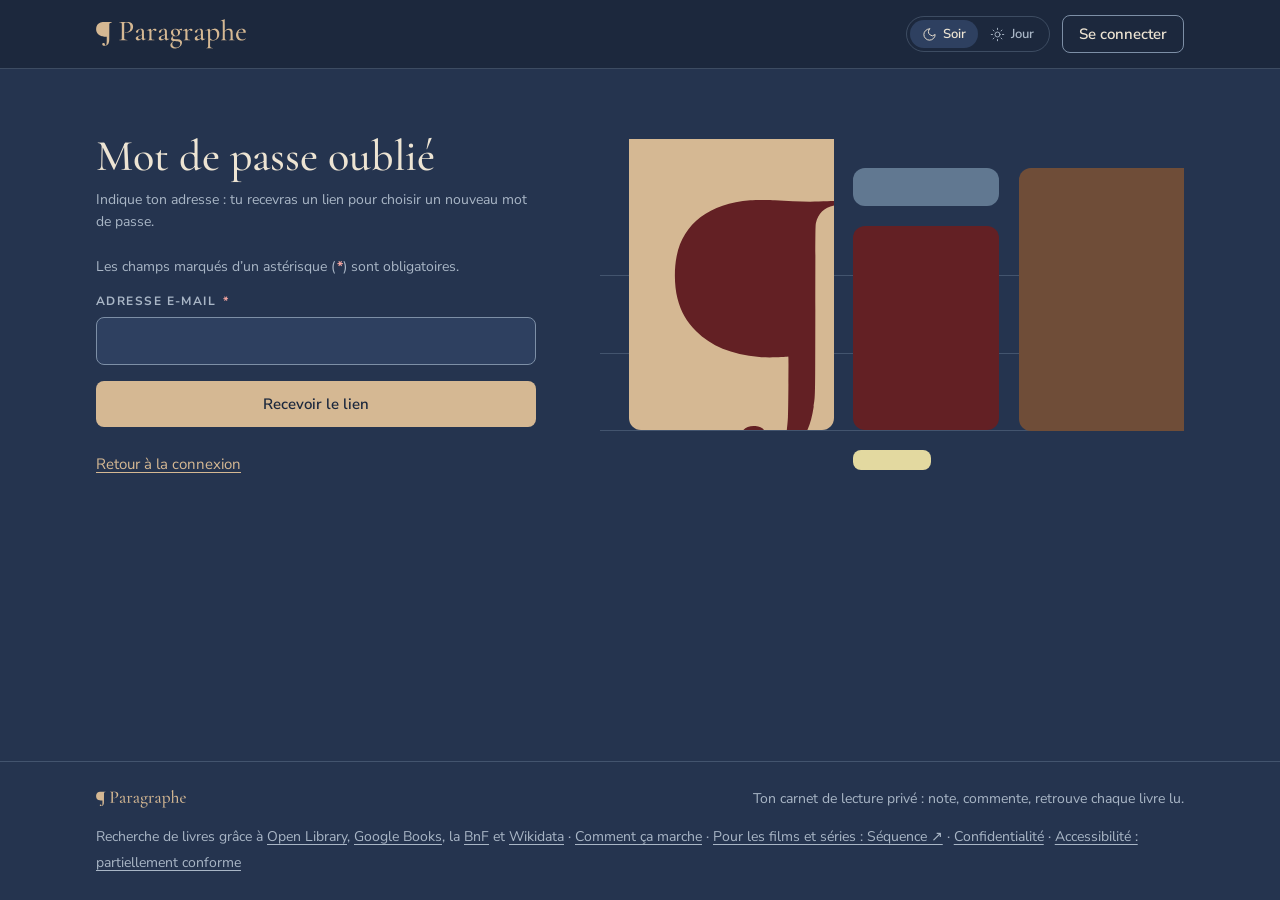
<file: mot-de-passe.html>
<!doctype html>
<html lang="fr" data-theme="soir">
  <head>
    <meta charset="utf-8">
    <meta name="viewport" content="width=device-width, initial-scale=1, viewport-fit=cover">
    <title>Mot de passe · Paragraphe</title>
    <meta name="description" content="Ton carnet de lecture privé : note, commente, retrouve chaque livre lu.">
    <meta name="theme-color" content="#1C283D">
    <meta name="mobile-web-app-capable" content="yes">
    <meta name="apple-mobile-web-app-capable" content="yes">
    <meta name="apple-mobile-web-app-title" content="Paragraphe">
    <meta name="apple-mobile-web-app-status-bar-style" content="black-translucent">
    <meta name="application-name" content="Paragraphe">
    <meta name="robots" content="noindex">
    <script>
      // Thème choisi (Soir par défaut), appliqué avant l'affichage pour éviter un flash.
      try { document.documentElement.dataset.theme = localStorage.getItem('paragraphe-theme') === 'jour' ? 'jour' : 'soir'; } catch (e) {}
      // Retour d'un lien reçu par e-mail : on note son type avant que Supabase ne nettoie l'adresse.
      window.lienEmail = { recuperation: /type=recovery/.test(location.hash), erreur: /error_code=/.test(location.hash + location.search) };
    </script>
    <link rel="stylesheet" href="style.css?v=9">
    <link rel="icon" href="favicon.svg" type="image/svg+xml">
    <link rel="apple-touch-icon" href="apple-touch-icon.png">
    <link rel="manifest" href="site.webmanifest">
  </head>
  <body>
    <a class="evitement" href="#contenu">Aller au contenu</a>
    <header class="entete" id="entete"><div class="conteneur barre"></div></header>
    <main id="contenu">
      <p class="chargement conteneur" role="status">Chargement…</p>
    </main>
    <footer class="pied" id="pied"></footer>
    <script type="module" src="mot-de-passe.js?v=9"></script>
    <script>
      // Filet de sécurité : si le site ne démarre pas (fichier manquant ou ancienne version en cache), on l'explique.
      setTimeout(function () {
        var c = document.querySelector('.chargement');
        if (c && document.body.contains(c)) c.innerHTML = 'Le site n’a pas pu se charger. Recharge la page en forçant la mise à jour : <strong>Cmd + Maj + R</strong> sur Mac, <strong>Ctrl + Maj + R</strong> sur Windows. Si le problème continue, vérifie que tous les fichiers du site sont bien sur GitHub.';
      }, 10000);
    </script>
  </body>
</html>
</file>
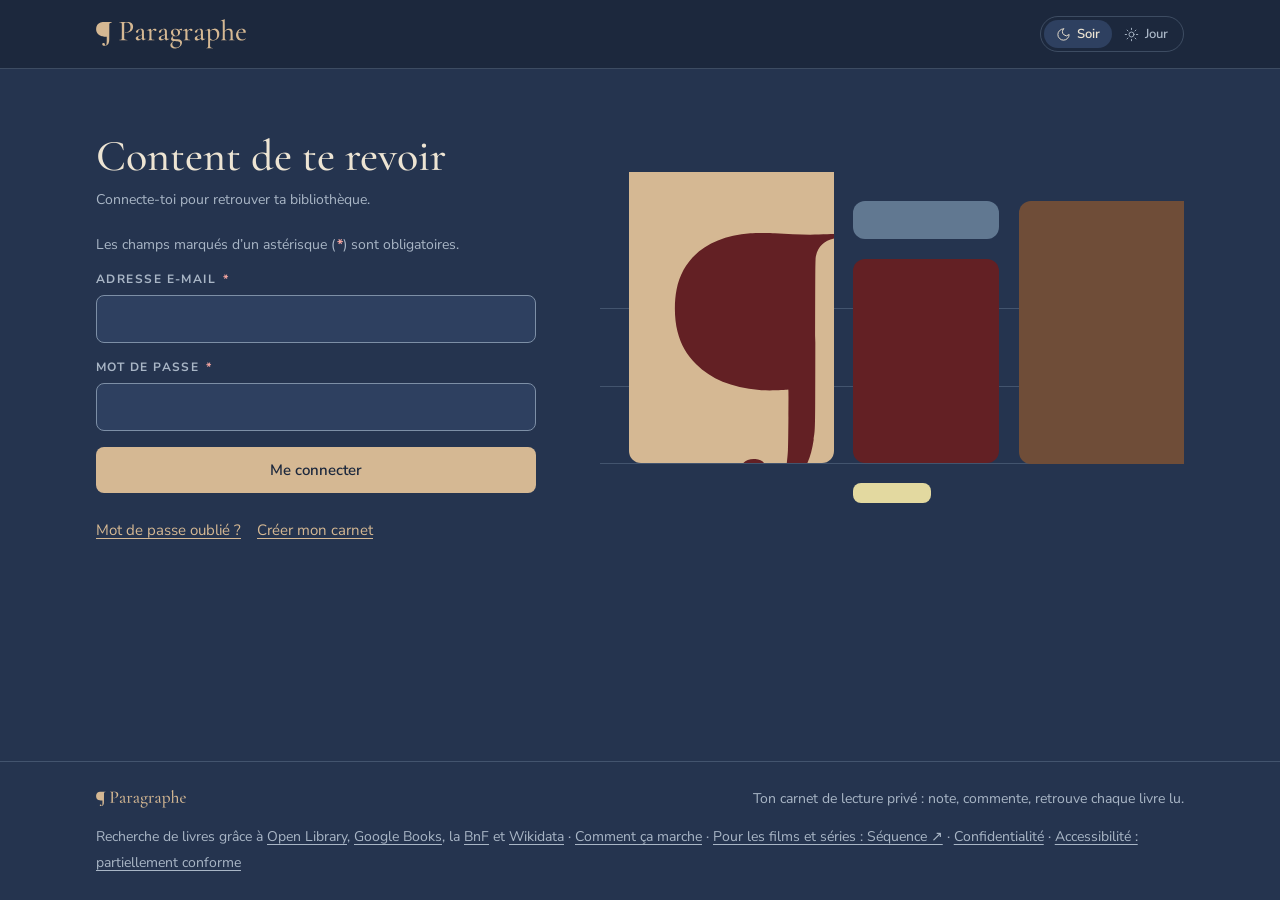
<file: statistiques.html>
<!doctype html>
<html lang="fr" data-theme="soir">
  <head>
    <meta charset="utf-8">
    <meta name="viewport" content="width=device-width, initial-scale=1, viewport-fit=cover">
    <title>Mes bilans · Paragraphe</title>
    <meta name="description" content="Ton carnet de lecture privé : note, commente, retrouve chaque livre lu.">
    <meta name="theme-color" content="#1C283D">
    <meta name="mobile-web-app-capable" content="yes">
    <meta name="apple-mobile-web-app-capable" content="yes">
    <meta name="apple-mobile-web-app-title" content="Paragraphe">
    <meta name="apple-mobile-web-app-status-bar-style" content="black-translucent">
    <meta name="application-name" content="Paragraphe">
    <meta name="robots" content="noindex">
    <script>
      // Thème choisi (Soir par défaut), appliqué avant l'affichage pour éviter un flash.
      try { document.documentElement.dataset.theme = localStorage.getItem('paragraphe-theme') === 'jour' ? 'jour' : 'soir'; } catch (e) {}
      // Retour d'un lien reçu par e-mail : on note son type avant que Supabase ne nettoie l'adresse.
      window.lienEmail = { recuperation: /type=recovery/.test(location.hash), erreur: /error_code=/.test(location.hash + location.search) };
    </script>
    <link rel="stylesheet" href="style.css?v=9">
    <link rel="icon" href="favicon.svg" type="image/svg+xml">
    <link rel="apple-touch-icon" href="apple-touch-icon.png">
    <link rel="manifest" href="site.webmanifest">
  </head>
  <body>
    <a class="evitement" href="#contenu">Aller au contenu</a>
    <header class="entete" id="entete"><div class="conteneur barre"></div></header>
    <main id="contenu">
      <p class="chargement conteneur" role="status">Chargement…</p>
    </main>
    <footer class="pied" id="pied"></footer>
    <script type="module" src="statistiques.js?v=9"></script>
    <script>
      // Filet de sécurité : si le site ne démarre pas (fichier manquant ou ancienne version en cache), on l'explique.
      setTimeout(function () {
        var c = document.querySelector('.chargement');
        if (c && document.body.contains(c)) c.innerHTML = 'Le site n’a pas pu se charger. Recharge la page en forçant la mise à jour : <strong>Cmd + Maj + R</strong> sur Mac, <strong>Ctrl + Maj + R</strong> sur Windows. Si le problème continue, vérifie que tous les fichiers du site sont bien sur GitHub.';
      }, 10000);
    </script>
  </body>
</html>
</file>
<file: style.css>
@import url('polices.css?v=9');

/* ==========================================================================
   Paragraphe · styles globaux
   Tous les choix viennent de la charte graphique (version 1, octobre 2026).
   Dans les composants, on utilise uniquement les couleurs de rôle ci-dessous,
   jamais les couleurs de marque directement.
   ========================================================================== */

/* Couleurs de rôle · thème Soir (par défaut) */
:root {
  --surface: #25344f;
  --surface-elevee: #2e4060;
  --surface-profonde: #1c283d;
  --texte: #ede4d3;
  --texte-secondaire: #a9b6c6;
  --accent: #d5b893;
  --sur-accent: #1c283d;
  --etoile: #e3d9a0;
  --bordure: #7d8fa6;
  --succes: #9fcdae;
  --danger: #f2a49f;
  --en-cours: #d5b893;
  --a-lire: #a9b6c6;
  --focus: #e3d9a0;
  --filet: rgb(125 143 166 / 0.35);
  --surligne: rgb(213 184 147 / 0.14);
  --ombre: 0 10px 28px rgb(10 16 28 / 0.45);
  --voile: rgb(15 22 36 / 0.65);
  --logo-symbole: #d5b893;
  --logo-mot: #d5b893;

  /* Couleurs de marque, réservées aux couvertures et illustrations */
  --marque-space-cadet: #25344f;
  --marque-slate: #617891;
  --marque-tan: #d5b893;
  --marque-coffee: #6f4d38;
  --marque-caput: #632024;
  --marque-nuit: #1c283d;
  --marque-parchemin: #f6f1e7;

  /* Typographie */
  --f-titre: 'Cormorant Garamond', Garamond, 'Times New Roman', serif;
  --f-texte: 'Nunito Sans', 'Segoe UI', system-ui, -apple-system, sans-serif;

  /* Espacements · grille de 4 px */
  --espace-1: 4px;
  --espace-2: 8px;
  --espace-3: 12px;
  --espace-4: 16px;
  --espace-6: 24px;
  --espace-8: 32px;
  --espace-12: 48px;
  --espace-16: 64px;

  /* Coins arrondis */
  --rayon-s: 4px;
  --rayon-m: 8px;
  --rayon-l: 12px;
  --rayon-rond: 999px;

  color-scheme: dark;
}

/* Couleurs de rôle · thème Jour */
:root[data-theme='jour'] {
  --surface: #f6f1e7;
  --surface-elevee: #fffcf6;
  --surface-profonde: #ede4d3;
  --texte: #25344f;
  --texte-secondaire: #4e6075;
  --accent: #632024;
  --sur-accent: #f6f1e7;
  --etoile: #8c6a3a;
  --bordure: #847560;
  --succes: #3d6b4c;
  --danger: #a1302e;
  --en-cours: #6f4d38;
  --a-lire: #4e6075;
  --focus: #25344f;
  --filet: rgb(132 117 96 / 0.3);
  --surligne: rgb(99 32 36 / 0.08);
  --ombre: 0 10px 28px rgb(37 52 79 / 0.14);
  --voile: rgb(37 52 79 / 0.45);
  --logo-symbole: #632024;
  --logo-mot: #25344f;
  color-scheme: light;
}

/* ---------- Base ---------- */
*,
*::before,
*::after {
  box-sizing: border-box;
}
[hidden] {
  display: none !important;
}
html {
  -webkit-text-size-adjust: 100%;
}
body {
  margin: 0;
  min-height: 100vh;
  display: flex;
  flex-direction: column;
  background: var(--surface);
  color: var(--texte);
  font: 400 16px/26px var(--f-texte);
  -webkit-font-smoothing: antialiased;
  /* Chiffres alignés, y compris dans Cormorant (dont les chiffres sont elzéviriens par défaut) */
  font-variant-numeric: lining-nums;
}
main {
  flex: 1;
}
img {
  max-width: 100%;
  display: block;
}
p {
  margin: 0;
}
a {
  color: var(--accent);
  text-underline-offset: 3px;
}
:focus-visible {
  outline: 2px solid var(--focus);
  outline-offset: 2px;
}
::selection {
  background: var(--accent);
  color: var(--sur-accent);
}
.sr {
  position: absolute;
  width: 1px;
  height: 1px;
  overflow: hidden;
  clip: rect(0 0 0 0);
  white-space: nowrap;
}
.num {
  font-variant-numeric: lining-nums tabular-nums;
}
.conteneur {
  width: 100%;
  max-width: 1120px;
  margin-inline: auto;
  padding-inline: max(var(--espace-4), env(safe-area-inset-left, 0px)) max(var(--espace-4), env(safe-area-inset-right, 0px));
}
.etroit {
  max-width: 680px;
}

/* ---------- Échelle typographique ---------- */
h1,
h2,
h3 {
  margin: 0;
  font-family: var(--f-titre);
  font-weight: 500;
  text-wrap: balance;
}
.affiche {
  font-size: clamp(40px, 7vw, 64px);
  line-height: 1;
}
.titre-1 {
  font-size: clamp(34px, 5vw, 44px);
  line-height: 1.09;
}
.titre-2 {
  font-size: clamp(26px, 3.6vw, 32px);
  line-height: 1.19;
}
.titre-livre {
  font-family: var(--f-titre);
  font-weight: 600;
  font-size: 26px;
  line-height: 30px;
}
.corps {
  font-size: 16px;
  line-height: 26px;
}
.corps-petit,
.petit {
  font-size: 14px;
  line-height: 22px;
  color: var(--texte-secondaire);
}
.etiquette {
  font: 700 12px/16px var(--f-texte);
  letter-spacing: 0.12em;
  text-transform: uppercase;
  color: var(--texte-secondaire);
}
.lisible {
  max-width: 68ch;
}

/* ---------- Boutons ---------- */
.btn {
  appearance: none;
  border: 1px solid transparent;
  background: none;
  cursor: pointer;
  display: inline-flex;
  align-items: center;
  justify-content: center;
  gap: var(--espace-2);
  font: 600 15px/20px var(--f-texte);
  padding: 12px 24px;
  border-radius: var(--rayon-m);
  text-decoration: none;
  white-space: nowrap;
  transition: filter 0.15s, background-color 0.15s;
}
.btn svg {
  width: 18px;
  height: 18px;
  flex: none;
}
.btn-principal {
  background: var(--accent);
  color: var(--sur-accent);
}
.btn-principal:hover {
  filter: brightness(1.07);
}
.btn-secondaire {
  border-color: var(--bordure);
  color: var(--texte);
}
.btn-secondaire:hover {
  background: var(--surligne);
}
.btn-lien {
  color: var(--accent);
  padding-inline: var(--espace-2);
}
.btn-lien:hover {
  text-decoration: underline;
}
.btn-danger {
  border-color: var(--danger);
  color: var(--danger);
}
.btn-danger:hover {
  background: color-mix(in srgb, var(--danger) 12%, transparent);
}
.btn-petit {
  padding: 8px 16px;
}
.btn:disabled {
  opacity: 0.6;
  cursor: wait;
}

/* ---------- Cartes ---------- */
.carte {
  background: var(--surface-elevee);
  border: 1px solid var(--filet);
  border-radius: var(--rayon-l);
  padding: var(--espace-6);
}

/* ---------- Champs ---------- */
.champ {
  display: grid;
  gap: var(--espace-2);
  min-width: 0;
}
.champ > label,
.champ > .etiquette,
.champ > legend {
  font: 700 12px/16px var(--f-texte);
  letter-spacing: 0.12em;
  text-transform: uppercase;
  color: var(--texte-secondaire);
}
fieldset {
  border: 0;
  margin: 0;
  padding: 0;
  min-width: 0;
}
input:not([type='radio'], [type='checkbox']),
select,
textarea {
  font: 400 16px/24px var(--f-texte);
  color: var(--texte);
  background: var(--surface-elevee);
  border: 1px solid var(--bordure);
  border-radius: var(--rayon-m);
  padding: 11px 14px;
  width: 100%;
  min-width: 0;
}
input::placeholder,
textarea::placeholder {
  color: var(--texte-secondaire);
  opacity: 0.85;
}
textarea {
  min-height: 160px;
  resize: vertical;
}
input:focus-visible,
select:focus-visible,
textarea:focus-visible {
  outline: 2px solid var(--focus);
  outline-offset: 0;
  border-color: transparent;
}
input[aria-invalid='true'] {
  border-color: var(--danger);
}
.aide {
  font-size: 14px;
  line-height: 20px;
  color: var(--texte-secondaire);
}
.erreur {
  color: var(--danger);
  font-size: 14px;
  line-height: 20px;
}
.alerte {
  border: 1px solid var(--danger);
  color: var(--danger);
  border-radius: var(--rayon-m);
  padding: var(--espace-3) var(--espace-4);
  font-size: 15px;
}
.info {
  border: 1px solid var(--filet);
  background: var(--surface-elevee);
  border-radius: var(--rayon-m);
  padding: var(--espace-4);
}
.avec-icone {
  position: relative;
}
.avec-icone > svg {
  position: absolute;
  left: 14px;
  top: 50%;
  translate: 0 -50%;
  width: 18px;
  height: 18px;
  color: var(--texte-secondaire);
  pointer-events: none;
}
.avec-icone input {
  padding-left: 42px;
}

/* ---------- Pastilles de statut ---------- */
.pastille {
  display: inline-flex;
  align-items: center;
  gap: 6px;
  width: max-content;
  font: 700 12px/16px var(--f-texte);
  letter-spacing: 0.1em;
  text-transform: uppercase;
  padding: 3px 9px;
  border: 1px solid currentColor;
  border-radius: var(--rayon-s);
}
.pastille::before {
  content: '';
  width: 5px;
  height: 5px;
  border-radius: 50%;
  background: currentColor;
}
.st-lu {
  color: var(--succes);
}
.st-en-cours {
  color: var(--en-cours);
}
.st-a-lire {
  color: var(--a-lire);
}
.st-abandonne {
  color: var(--danger);
}

/* ---------- Pages ---------- */
.page {
  padding-block: var(--espace-12) var(--espace-16);
  display: grid;
  gap: var(--espace-12);
  align-content: start;
}
.entete-page {
  display: flex;
  align-items: flex-end;
  justify-content: space-between;
  gap: var(--espace-4);
  flex-wrap: wrap;
}
.entete-page .petit {
  margin-top: var(--espace-2);
}
.retour {
  display: inline-flex;
  align-items: center;
  gap: 6px;
  font-weight: 600;
  font-size: 15px;
  text-decoration: none;
  margin-bottom: var(--espace-4);
}
.retour svg {
  width: 18px;
  height: 18px;
}

/* ---------- Message de confirmation ---------- */
.toast {
  position: fixed;
  left: 50%;
  bottom: calc(var(--espace-6) + env(safe-area-inset-bottom, 0px));
  translate: -50% 0;
  z-index: 50;
  background: var(--texte);
  color: var(--surface);
  font-weight: 600;
  padding: 12px 20px;
  border-radius: var(--rayon-m);
  box-shadow: var(--ombre);
  animation: toast 4s ease forwards;
}
@keyframes toast {
  0% {
    opacity: 0;
    translate: -50% 12px;
  }
  8%,
  85% {
    opacity: 1;
    translate: -50% 0;
  }
  100% {
    opacity: 0;
    visibility: hidden;
  }
}

@media (prefers-reduced-motion: reduce) {
  *,
  *::before,
  *::after {
    transition: none !important;
    animation-duration: 0.01ms !important;
  }
}

/* ---------- Couvertures ---------- */
.couv {
  position: relative;
  aspect-ratio: 2 / 3;
  width: 100%;
  max-width: 100%;
  border-radius: var(--rayon-s);
  display: grid;
  place-items: center;
  overflow: hidden;
  box-shadow: inset 0 0 0 1px rgb(255 255 255 / 0.06);
}
.couv img {
  position: absolute;
  inset: 0;
  width: 100%;
  height: 100%;
  object-fit: cover;
}
.couv-symb {
  width: 24%;
  min-width: 8px;
}
.dos {
  position: absolute;
  left: 7%;
  top: 0;
  bottom: 0;
  width: 1px;
  background: rgb(0 0 0 / 0.18);
}
.c-caput { background: var(--marque-caput); color: var(--marque-parchemin); }
.c-slate { background: var(--marque-slate); color: var(--marque-tan); }
.c-coffee { background: var(--marque-coffee); color: var(--marque-tan); }
.c-nuit { background: var(--marque-nuit); color: var(--marque-tan); box-shadow: inset 0 0 0 1px rgb(125 143 166 / 0.4); }
.c-tan { background: var(--marque-tan); color: var(--marque-space-cadet); }


/* ===== Base ===== */
  .evitement {
    position: absolute;
    left: -9999px;
    top: 8px;
    z-index: 60;
    background: var(--accent);
    color: var(--sur-accent);
    padding: 8px 16px;
    border-radius: var(--rayon-m);
  }
  .evitement:focus {
    left: 16px;
  }
  .entete {
    position: sticky;
    top: 0;
    z-index: 20;
    background: var(--surface-profonde);
    border-bottom: 1px solid var(--filet);
    padding-top: env(safe-area-inset-top, 0px);
  }
  .barre {
    display: flex;
    align-items: center;
    gap: var(--espace-6);
    min-height: 68px;
  }
  .lien-logo {
    display: flex;
    flex: none;
  }
  nav {
    display: flex;
    gap: var(--espace-1);
    flex: 1;
    min-width: 0;
  }
  nav a {
    color: var(--texte-secondaire);
    text-decoration: none;
    font-weight: 600;
    font-size: 15px;
    padding: 8px 12px;
    border-radius: var(--rayon-m);
    white-space: nowrap;
  }
  nav a:hover {
    color: var(--texte);
  }
  nav a[aria-current='page'] {
    color: var(--texte);
    background: var(--surligne);
    box-shadow: inset 0 -2px 0 var(--accent);
  }
  .outils {
    display: flex;
    align-items: center;
    gap: var(--espace-3);
    margin-left: auto;
  }
  .theme {
    display: inline-flex;
    border: 1px solid var(--filet);
    border-radius: var(--rayon-rond);
    padding: 3px;
  }
  .theme button {
    appearance: none;
    border: 0;
    background: none;
    cursor: pointer;
    display: inline-flex;
    align-items: center;
    gap: 6px;
    padding: 4px 12px;
    border-radius: var(--rayon-rond);
    font: 600 13px/20px var(--f-texte);
    color: var(--texte-secondaire);
  }
  .theme button[aria-pressed='true'] {
    background: var(--surface-elevee);
    color: var(--texte);
  }
  .compte {
    display: inline-flex;
    align-items: center;
    gap: 6px;
    color: var(--texte-secondaire);
    text-decoration: none;
    font-weight: 600;
    font-size: 14px;
    padding: 6px 10px;
    border-radius: var(--rayon-m);
    max-width: 160px;
  }
  .compte span {
    overflow: hidden;
    text-overflow: ellipsis;
    white-space: nowrap;
  }
  .compte:hover,
  .compte[aria-current='page'] {
    color: var(--texte);
    background: var(--surligne);
  }
  .pied {
    border-top: 1px solid var(--filet);
    padding-block: var(--espace-6) calc(var(--espace-6) + env(safe-area-inset-bottom, 0px));
    color: var(--texte-secondaire);
    font-size: 14px;
  }
  .pied-contenu {
    display: flex;
    justify-content: space-between;
    align-items: center;
    gap: var(--espace-3) var(--espace-6);
    flex-wrap: wrap;
  }
  .pied a {
    color: var(--texte-secondaire);
  }
  @media (max-width: 860px) {
    .barre {
      flex-wrap: wrap;
      gap: var(--espace-2) var(--espace-3);
      padding-block: var(--espace-3) 0;
    }
    .lien-logo svg {
      height: 24px;
      width: auto;
    }
    nav {
      order: 3;
      flex-basis: 100%;
      overflow-x: auto;
      padding-bottom: var(--espace-2);
      scrollbar-width: none;
    }
    nav a {
      font-size: 14px;
      padding: 6px 10px;
    }
    .compte span {
      display: none;
    }
  }
  @media (max-width: 860px) {
    .barre:not(:has(nav)) {
      padding-block: var(--espace-3);
    }
  }


/* ===== Composition ===== */
  /* Proportions reprises de la page de couverture de la charte */
  .compo { position: relative; width: 100%; max-width: 640px; aspect-ratio: 1000 / 570; overflow: hidden; }
  .ligne { position: absolute; left: 0; right: 0; height: 1px; background: var(--filet); }
  .b { position: absolute; border-radius: var(--rayon-l); }
  .tan { left: 5%; width: 35%; top: 0; height: 87.7%; background: var(--marque-tan); border-radius: 0 0 var(--rayon-l) var(--rayon-l); overflow: hidden; }
  .tan .grand { position: absolute; left: 22%; width: 83%; top: 21%; color: var(--marque-caput); }
  .slate { left: 43.4%; width: 25%; top: 8.8%; height: 11.6%; background: var(--marque-slate); }
  .caput { left: 43.4%; width: 25%; top: 26.3%; height: 61.4%; background: var(--marque-caput); }
  .or { left: 43.4%; width: 13.3%; top: 93.5%; height: 6%; background: #e3d9a0; border-radius: var(--rayon-m); }
  .coffee { left: 71.7%; width: 30%; top: 8.8%; height: 79%; background: var(--marque-coffee); border-radius: var(--rayon-l) 0 0 var(--rayon-l); }
  @media (prefers-reduced-motion: no-preference) {
    .b { animation: monte 0.8s cubic-bezier(.2,.7,.2,1) both; }
    .slate { animation-delay: .06s; } .caput { animation-delay: .12s; } .or { animation-delay: .2s; } .coffee { animation-delay: .18s; }
  }
  @keyframes monte { from { translate: 0 10px; opacity: 0.001; } }


/* ===== CadreAuth ===== */
  .cadre {
    display: grid;
    grid-template-columns: minmax(0, 440px) minmax(0, 1fr);
    gap: var(--espace-16);
    align-items: center;
    padding-block: var(--espace-16);
  }
  .formulaire { display: grid; gap: var(--espace-6); }
  .intro { margin-top: calc(var(--espace-4) * -1); }
  .decor { display: flex; justify-content: flex-end; overflow: hidden; }
  .formulaire form { display: grid; gap: var(--espace-4); }
  .formulaire .liens { display: flex; flex-wrap: wrap; gap: var(--espace-2) var(--espace-4); font-size: 15px; }
  @media (max-width: 860px) {
    .cadre { grid-template-columns: minmax(0, 1fr); padding-block: var(--espace-12); }
    .decor { display: none; }
  }


/* ===== CarteLivre ===== */
  .livre {
    display: grid;
    grid-template-columns: 88px minmax(0, 1fr);
    gap: var(--espace-4);
    align-items: start;
    color: inherit;
    text-decoration: none;
    padding: var(--espace-3);
    margin: calc(var(--espace-3) * -1);
    border-radius: var(--rayon-l);
    transition: background-color 0.15s, box-shadow 0.15s;
  }
  .livre:hover {
    background: var(--surface-elevee);
    box-shadow: var(--ombre);
  }
  .livre-meta { display: grid; gap: 6px; min-width: 0; }
  .livre-titre {
    font-family: var(--f-titre);
    font-weight: 600;
    font-size: 21px;
    line-height: 24px;
    overflow-wrap: anywhere;
  }
  @media (max-width: 767px) {
    .livre { grid-template-columns: minmax(0, 1fr); gap: var(--espace-3); }
  }


/* ===== Objectif ===== */
  .objectif { display: grid; gap: var(--espace-3); align-content: start; }
  .objectif .haut { display: flex; justify-content: space-between; align-items: baseline; gap: var(--espace-3); position: relative; }
  .objectif .modifier summary { list-style: none; cursor: pointer; font-weight: 600; font-size: 15px; padding: 0; }
  .objectif .modifier summary::-webkit-details-marker { display: none; }
  .objectif .modifier[open] summary { color: var(--texte-secondaire); }
  .objectif .form-objectif {
    position: absolute; right: 0; top: calc(100% + 8px); z-index: 3;
    display: flex; gap: var(--espace-2); align-items: center;
    background: var(--surface-elevee); border: 1px solid var(--filet); border-radius: var(--rayon-m);
    padding: var(--espace-3); box-shadow: var(--ombre);
  }
  .objectif .form-objectif input { width: 88px; }
  .objectif .gros { font-family: var(--f-titre); font-size: 56px; line-height: 1; font-variant-numeric: lining-nums; }
  .objectif .gros small { font: 400 16px var(--f-texte); color: var(--texte-secondaire); margin-left: 8px; }
  .objectif .jauge { height: 8px; border-radius: var(--rayon-rond); background: var(--surface-profonde); overflow: hidden; }
  .objectif .jauge i { display: block; height: 100%; border-radius: var(--rayon-rond); background: var(--accent); }


/* ===== Recommandation ===== */
  .reco { min-height: 100%; }
  .reco .contenu { display: grid; grid-template-columns: 112px minmax(0, 1fr); gap: var(--espace-6); align-items: start; }
  .reco .texte { display: grid; gap: var(--espace-2); min-width: 0; }
  .reco .titre-livre { margin-top: var(--espace-1); }
  .reco .actions { display: flex; flex-wrap: wrap; gap: var(--espace-2) var(--espace-4); align-items: center; margin-top: var(--espace-3); }
  .reco .vide-reco { display: grid; gap: var(--espace-3); }
  @media (max-width: 520px) {
    .reco .contenu { grid-template-columns: 76px minmax(0, 1fr); gap: var(--espace-4); }
  }


/* ===== Etoiles ===== */
  .etoiles { display: inline-flex; gap: 3px; align-items: center; }
  .etoiles svg { width: var(--t); height: var(--t); stroke-width: 1.5; stroke-linejoin: round; }
  .etoiles .e-pleine { fill: var(--etoile); stroke: var(--etoile); }
  .etoiles .e-vide { fill: none; stroke: var(--bordure); }


/* ===== Accueil ===== */
  .accueil .hero {
    display: grid;
    grid-template-columns: minmax(0, 1fr) minmax(0, 1fr);
    gap: var(--espace-12);
    align-items: center;
    padding-block: var(--espace-16);
  }
  .accueil .texte { display: grid; gap: var(--espace-6); }
  .accueil .accent { color: var(--accent); }
  .accueil .affiche { font-size: clamp(44px, 7vw, 72px); }
  .accueil .chapo { font-size: 18px; line-height: 28px; color: var(--texte-secondaire); max-width: 46ch; }
  .accueil .actions { display: flex; flex-wrap: wrap; gap: var(--espace-3); }
  .accueil .points {
    display: grid;
    grid-template-columns: repeat(3, minmax(0, 1fr));
    gap: var(--espace-8);
    padding-block: var(--espace-12) var(--espace-16);
    border-top: 1px solid var(--filet);
  }
  .accueil .points article { display: grid; gap: var(--espace-3); align-content: start; }
  .accueil .exemple { display: grid; gap: var(--espace-2); padding: var(--espace-3) var(--espace-4); margin-top: var(--espace-2); }
  .accueil .exemple div { display: flex; justify-content: space-between; align-items: center; gap: var(--espace-3); }
  @media (max-width: 860px) {
    .accueil .hero { grid-template-columns: minmax(0, 1fr); padding-block: var(--espace-12); }
    .accueil .points { grid-template-columns: minmax(0, 1fr); }
  }


/* ===== index ===== */
  .biblio .duo {
    display: grid;
    grid-template-columns: minmax(0, 1fr) minmax(0, 1.35fr);
    gap: var(--espace-6);
    align-items: stretch;
  }
  .biblio .reco-attente { display: grid; gap: var(--espace-3); align-content: start; }
  .biblio .outils {
    display: flex;
    gap: var(--espace-3) var(--espace-6);
    align-items: center;
    justify-content: space-between;
    flex-wrap: wrap;
  }
  .biblio .filtres { display: flex; gap: var(--espace-2); flex-wrap: wrap; }
  .biblio .filtres button {
    appearance: none;
    background: none;
    cursor: pointer;
    font: 600 14px/20px var(--f-texte);
    padding: 6px 14px;
    border-radius: var(--rayon-rond);
    border: 1px solid var(--filet);
    color: var(--texte-secondaire);
    text-decoration: none;
  }
  .biblio .filtres button:hover { color: var(--texte); }
  .biblio .filtres button[aria-pressed='true'] { background: var(--texte); border-color: var(--texte); color: var(--surface); }
  .biblio .filtres .n { opacity: 0.7; margin-left: 4px; font-variant-numeric: tabular-nums; }
  .biblio .recherche { display: flex; gap: var(--espace-2); flex-wrap: nowrap; }
  @media (max-width: 600px) { .biblio .recherche { flex-wrap: wrap; } }
  .biblio .recherche .avec-icone { width: min(260px, 100%); }
  .biblio .recherche select { width: auto; }
  .biblio .grille {
    display: grid;
    grid-template-columns: repeat(4, minmax(0, 1fr));
    gap: var(--espace-8) var(--espace-6);
    align-items: start;
  }
  .biblio .vide {
    display: grid;
    gap: var(--espace-4);
    justify-items: center;
    text-align: center;
    padding: var(--espace-16) var(--espace-6);
    border: 1px dashed var(--bordure);
    border-radius: var(--rayon-l);
  }
  .biblio .vide .vide-symbole { width: 36px; color: var(--accent); }
  @media (max-width: 1023px) { .biblio .grille { grid-template-columns: repeat(3, minmax(0, 1fr)); } }
  @media (max-width: 860px) { .biblio .duo { grid-template-columns: minmax(0, 1fr); } }
  @media (max-width: 767px) { .biblio .grille { grid-template-columns: repeat(2, minmax(0, 1fr)); gap: var(--espace-6) var(--espace-4); } }


/* ===== FormLecture ===== */
  .form-lecture {
    display: grid;
    grid-template-columns: minmax(0, 1fr) minmax(0, 1fr);
    gap: var(--espace-12);
    align-items: start;
  }
  .form-lecture .col { display: grid; gap: var(--espace-8); align-content: start; min-width: 0; }
  .form-lecture .btn-manuel { justify-self: start; padding-left: 0; margin-top: calc(var(--espace-6) * -1); }
  .form-lecture .recherche { position: relative; }
  .form-lecture .suggestions {
    position: absolute;
    z-index: 10;
    left: 0;
    right: 0;
    top: calc(100% + 8px);
    max-height: 360px;
    overflow-y: auto;
    background: var(--surface-elevee);
    border: 1px solid var(--filet);
    border-radius: var(--rayon-l);
    box-shadow: var(--ombre);
  }
  .form-lecture .suggestions .sug {
    appearance: none;
    border: 0;
    border-bottom: 1px solid var(--filet);
    background: none;
    color: var(--texte);
    font: inherit;
    text-align: left;
    cursor: pointer;
    display: grid;
    grid-template-columns: 36px minmax(0, 1fr);
    gap: var(--espace-4);
    align-items: center;
    width: 100%;
    padding: var(--espace-3) var(--espace-4);
  }
  .form-lecture .suggestions .sug:last-child { border-bottom: 0; }
  .form-lecture .suggestions .sug:hover, .form-lecture .suggestions .sug[aria-selected='true'] { background: var(--surface-profonde); }
  .form-lecture .suggestions .sug > span { display: grid; min-width: 0; }
  .form-lecture .suggestions .sug b { font-weight: 600; overflow-wrap: anywhere; }
  .form-lecture .suggestions mark { background: none; color: var(--accent); }
  .form-lecture .suggestions .aucun { padding: var(--espace-4); color: var(--texte-secondaire); font-size: 14px; }
  .form-lecture .choisi { display: grid; grid-template-columns: 72px minmax(0, 1fr); gap: var(--espace-4); align-items: start; padding: var(--espace-4); }
  .form-lecture .choisi-texte { display: grid; gap: var(--espace-1); min-width: 0; }
  .form-lecture .choisi-actions { display: flex; flex-wrap: wrap; gap: 0 var(--espace-2); margin-left: calc(var(--espace-2) * -1); }
  .form-lecture .choisi-actions .btn { padding-block: 6px; }
  .form-lecture .manuel { display: grid; grid-template-columns: minmax(0, 1fr) minmax(0, 1fr); gap: var(--espace-4); }
  .form-lecture .large { grid-column: 1 / -1; }
  .form-lecture .retour-recherche { justify-self: start; padding-left: 0; }
  .form-lecture .segments { display: flex; flex-wrap: wrap; gap: var(--espace-2); }
  .form-lecture .segments label {
    display: inline-block;
    cursor: pointer;
    font: 600 14px/20px var(--f-texte);
    padding: 8px 14px;
    border-radius: var(--rayon-m);
    border: 1px solid var(--filet);
    color: var(--texte-secondaire);
  }
  .form-lecture .segments input:checked + label { border-color: var(--accent); color: var(--texte); background: var(--surligne); }
  .form-lecture .segments input:focus-visible + label { outline: 2px solid var(--focus); outline-offset: 2px; }
  .form-lecture .notation { padding-block: var(--espace-2); }
  .form-lecture .critere {
    display: flex;
    align-items: center;
    justify-content: space-between;
    gap: var(--espace-4);
    padding-block: var(--espace-4);
    border-bottom: 1px solid var(--filet);
  }
  .form-lecture .critere:last-child { border-bottom: 0; }
  .form-lecture .critere legend { float: left; display: grid; gap: 2px; padding: 0; }
  .form-lecture .choix { display: inline-flex; gap: 2px; margin-left: auto; }
  .form-lecture .choix label { cursor: pointer; display: inline-flex; padding: 2px; color: var(--bordure); border-radius: var(--rayon-s); }
  .form-lecture .choix svg { width: 26px; height: 26px; fill: none; stroke: currentColor; stroke-width: 1.5; stroke-linejoin: round; }
  .form-lecture .principal .choix svg { width: 32px; height: 32px; }
  .form-lecture .choix input:focus-visible + label { outline: 2px solid var(--focus); }
  .form-lecture /* Étoiles pleines jusqu'à la note choisie, .form-lecture ou jusqu'à l'étoile survolée */
  .choix:has(input[value='1']:checked) label:nth-of-type(-n + 1), .form-lecture .choix:has(input[value='2']:checked) label:nth-of-type(-n + 2), .form-lecture .choix:has(input[value='3']:checked) label:nth-of-type(-n + 3), .form-lecture .choix:has(input[value='4']:checked) label:nth-of-type(-n + 4), .form-lecture .choix:has(input[value='5']:checked) label:nth-of-type(-n + 5) { color: var(--etoile); }
  .form-lecture .choix:has(label:hover) label { color: var(--bordure); }
  .form-lecture .choix:has(label:nth-of-type(1):hover) label:nth-of-type(-n + 1), .form-lecture .choix:has(label:nth-of-type(2):hover) label:nth-of-type(-n + 2), .form-lecture .choix:has(label:nth-of-type(3):hover) label:nth-of-type(-n + 3), .form-lecture .choix:has(label:nth-of-type(4):hover) label:nth-of-type(-n + 4), .form-lecture .choix:has(label:nth-of-type(5):hover) label:nth-of-type(-n + 5) { color: var(--etoile); }
  .form-lecture .choix label:nth-of-type(n) svg { fill: none; }
  .form-lecture .choix:has(input[value='1']:checked) label:nth-of-type(-n + 1) svg, .form-lecture .choix:has(input[value='2']:checked) label:nth-of-type(-n + 2) svg, .form-lecture .choix:has(input[value='3']:checked) label:nth-of-type(-n + 3) svg, .form-lecture .choix:has(input[value='4']:checked) label:nth-of-type(-n + 4) svg, .form-lecture .choix:has(input[value='5']:checked) label:nth-of-type(-n + 5) svg { fill: currentColor; }
  .form-lecture .dates { display: grid; grid-template-columns: minmax(0, 1fr) minmax(0, 1fr) auto; gap: var(--espace-3); align-items: end; }
  .form-lecture .dates > .champ > label { font: 700 12px/16px var(--f-texte); letter-spacing: 0.12em; text-transform: uppercase; color: var(--texte-secondaire); }
  .form-lecture .duree {
    display: flex;
    align-items: baseline;
    gap: var(--espace-2);
    min-height: 48px;
    padding: var(--espace-2) var(--espace-4);
    border-radius: var(--rayon-m);
    background: var(--surface-profonde);
    white-space: nowrap;
  }
  .form-lecture .duree b { font-family: var(--f-titre); font-weight: 500; font-size: 34px; line-height: 1; }
  .form-lecture .actions { display: flex; flex-wrap: wrap; gap: var(--espace-3); }
  @media (max-width: 900px) { .form-lecture { grid-template-columns: minmax(0, 1fr); gap: var(--espace-8); } }
  @media (max-width: 520px) {
    .form-lecture .dates { grid-template-columns: minmax(0, 1fr) minmax(0, 1fr); }
    .form-lecture .duree { grid-column: 1 / -1; }
    .form-lecture .manuel { grid-template-columns: minmax(0, 1fr); }
  }


/* ===== [id] ===== */
  .fiche-page .fiche { display: grid; grid-template-columns: 240px minmax(0, 1fr); gap: var(--espace-12); align-items: start; }
  .fiche-page .col-couv { display: grid; gap: var(--espace-3); position: sticky; top: 96px; }
  .fiche-page .contenu { display: grid; gap: var(--espace-8); align-content: start; min-width: 0; max-width: 680px; }
  .fiche-page .tete { display: grid; gap: var(--espace-3); }
  .fiche-page .actions { display: flex; flex-wrap: wrap; gap: var(--espace-3); align-items: center; }
  .fiche-page .confirmer { position: relative; }
  .fiche-page .confirmer summary { list-style: none; cursor: pointer; }
  .fiche-page .confirmer summary::-webkit-details-marker { display: none; }
  .fiche-page .danger { color: var(--danger); }
  .fiche-page .boite-confirmer {
    position: absolute; z-index: 5; left: 0; top: calc(100% + 8px); width: min(360px, 80vw);
    display: grid; gap: var(--espace-3); justify-items: start;
    background: var(--surface-elevee); border: 1px solid var(--danger); border-radius: var(--rayon-m);
    padding: var(--espace-4); box-shadow: var(--ombre); font-size: 15px;
  }
  .fiche-page .infos { display: grid; grid-template-columns: auto 1fr; gap: var(--espace-2) var(--espace-6); margin: 0; align-items: baseline; }
  .fiche-page .infos dd { margin: 0; }
  .fiche-page .notes { padding-block: var(--espace-2); }
  .fiche-page .critere { display: flex; justify-content: space-between; align-items: center; gap: var(--espace-4); padding-block: var(--espace-3); border-bottom: 1px solid var(--filet); }
  .fiche-page .critere:last-child { border-bottom: 0; }
  .fiche-page blockquote {
    margin: 0; padding: var(--espace-4) var(--espace-6);
    border-left: 2px solid var(--accent); background: var(--surface-elevee);
    border-radius: 0 var(--rayon-m) var(--rayon-m) 0;
    font-family: var(--f-titre); font-size: 21px; line-height: 30px; font-style: italic;
    white-space: pre-line; max-width: 68ch;
  }
  .fiche-page .relectures ul { list-style: none; margin: 0; padding: 0; display: grid; }
  .fiche-page .relectures li { display: flex; justify-content: space-between; align-items: center; gap: var(--espace-3); padding-block: var(--espace-2); border-bottom: 1px solid var(--filet); }
  .fiche-page .ajout-relecture summary { list-style: none; cursor: pointer; width: max-content; }
  .fiche-page .ajout-relecture summary::-webkit-details-marker { display: none; }
  .fiche-page .ajout-relecture[open] summary { display: none; }
  .fiche-page .form-relecture { display: grid; grid-template-columns: minmax(0, 1fr) minmax(0, 1fr) auto; gap: var(--espace-3); align-items: end; }
  .fiche-page .form-relecture .erreur { grid-column: 1 / -1; }
  @media (max-width: 767px) {
    .fiche-page .fiche { grid-template-columns: minmax(0, 1fr); gap: var(--espace-8); }
    .fiche-page .col-couv { position: static; width: 160px; }
    .fiche-page .form-relecture { grid-template-columns: minmax(0, 1fr) minmax(0, 1fr); }
    .fiche-page .form-relecture .btn { grid-column: 1 / -1; justify-self: start; }
  }


/* ===== statistiques ===== */
  .stats .titre-stats { margin-top: var(--espace-3); }
  .stats .choix-annee select { width: auto; }
  .stats .tuiles { display: grid; grid-template-columns: repeat(4, minmax(0, 1fr)); gap: var(--espace-4); }
  .stats .tuile {
    display: grid; gap: var(--espace-2); align-content: start;
    background: var(--surface-elevee); border: 1px solid var(--filet); border-radius: var(--rayon-l); padding: var(--espace-6) var(--espace-6) var(--espace-6);
  }
  .stats .valeur { font-family: var(--f-titre); font-weight: 500; font-size: clamp(40px, 5vw, 56px); line-height: 1; font-variant-numeric: lining-nums; }
  .stats .valeur.mot { font-size: clamp(30px, 3.6vw, 40px); line-height: 1.1; overflow-wrap: anywhere; }
  .stats .duo { display: grid; grid-template-columns: minmax(0, 1.5fr) minmax(0, 1fr); gap: var(--espace-6); }
  .stats .defile { overflow-x: auto; margin-top: var(--espace-6); }
  .stats .graph { width: 100%; min-width: 480px; height: auto; display: block; }
  .stats .graph text { fill: var(--texte-secondaire); font: 400 12px var(--f-texte); }
  .stats .graph .grille { stroke: var(--filet); }
  .stats .graph .barre { fill: var(--accent); }
  .stats .graph .barre-vide { fill: var(--surface-profonde); }
  .stats .graph .valeur-barre { fill: var(--texte); font-weight: 700; }
  .stats .moyennes { display: grid; gap: var(--espace-4); margin-top: var(--espace-6); }
  .stats .moy { display: grid; gap: 6px; }
  .stats .moy-haut { display: flex; justify-content: space-between; gap: var(--espace-3); }
  .stats .barre-moy { height: 6px; border-radius: var(--rayon-rond); background: var(--surface-profonde); overflow: hidden; }
  .stats .barre-moy i { display: block; height: 100%; border-radius: var(--rayon-rond); background: var(--etoile); }
  .stats .podium { list-style: none; margin: var(--espace-4) 0 0; padding: 0; }
  .stats .podium li {
    display: grid; grid-template-columns: 28px 44px minmax(0, 1fr) auto; gap: var(--espace-4); align-items: center;
    padding-block: var(--espace-3); border-bottom: 1px solid var(--filet);
  }
  .stats .podium li:last-child { border-bottom: 0; }
  .stats .rang { font-family: var(--f-titre); font-size: 30px; color: var(--accent); }
  .stats .podium-texte { display: grid; color: inherit; text-decoration: none; min-width: 0; }
  .stats .podium-texte:hover .titre-livre { text-decoration: underline; text-decoration-thickness: 1px; }
  .stats .podium .titre-livre { font-size: 21px; line-height: 26px; }
  .stats .faits { display: grid; grid-template-columns: repeat(4, minmax(0, 1fr)); gap: var(--espace-6); border-top: 1px solid var(--filet); padding-top: var(--espace-8); }
  .stats .fait { display: grid; gap: var(--espace-1); align-content: start; }
  .stats .fait a { font-family: var(--f-titre); font-weight: 600; font-size: 21px; line-height: 26px; color: var(--texte); text-decoration: none; }
  .stats .fait a:hover { text-decoration: underline; }
  .stats .gros { font-family: var(--f-titre); font-size: 32px; line-height: 1.1; }
  .stats .vide-stats { display: grid; gap: var(--espace-4); justify-items: start; }
  @media (max-width: 900px) {
    .stats .tuiles, .stats .faits { grid-template-columns: repeat(2, minmax(0, 1fr)); }
    .stats .duo { grid-template-columns: minmax(0, 1fr); }
  }
  @media (max-width: 520px) {
    .stats .podium li { grid-template-columns: 22px 36px minmax(0, 1fr); }
    .stats .podium li > .etoiles { grid-column: 3; }
  }


/* ===== compte ===== */
  .compte-page .bloc { display: grid; gap: var(--espace-4); justify-items: start; }
  .compte-page .form { display: grid; gap: var(--espace-4); width: 100%; justify-items: start; }
  .compte-page .form .champ { width: 100%; }
  .compte-page .zone-danger { border-color: color-mix(in srgb, var(--danger) 50%, transparent); }
  .compte-page details { width: 100%; }
  .compte-page details summary { list-style: none; cursor: pointer; width: max-content; }
  .compte-page details summary::-webkit-details-marker { display: none; }
  .compte-page details[open] summary { display: none; }


/* ===== confidentialite ===== */
  .texte-simple { gap: var(--espace-4); max-width: 680px; }
  .texte-simple h2 { margin-top: var(--espace-6); }


/* ===== 404 ===== */
  .introuvable { justify-items: center; text-align: center; gap: var(--espace-6); padding-block: var(--espace-16); }
  .introuvable .symb { width: 48px; color: var(--accent); }

/* ===== Pages statiques ===== */
.chargement { padding-block: var(--espace-16); color: var(--texte-secondaire); }
.entete:empty, .entete .barre:empty { min-height: 69px; }
.alerte-vide { padding-block: var(--espace-12); }
.biblio #liste { display: grid; gap: var(--espace-8); }
.form-lecture .suggestions .source { opacity: 0.8; }

/* ===== Mes bilans ===== */
.stats .barre-bilan { display: flex; justify-content: space-between; align-items: center; gap: var(--espace-4); flex-wrap: wrap; margin-top: calc(var(--espace-6) * -1); }
.stats .onglets { display: inline-flex; border: 1px solid var(--filet); border-radius: var(--rayon-rond); padding: 3px; }
.stats .onglets button {
  appearance: none; border: 0; background: none; cursor: pointer;
  font: 600 15px/20px var(--f-texte); color: var(--texte-secondaire);
  padding: 8px 20px; border-radius: var(--rayon-rond);
}
.stats .onglets button[aria-pressed='true'] { background: var(--texte); color: var(--surface); }
.stats .periode { display: flex; align-items: center; gap: var(--espace-3); }
.stats .periode h2 { min-width: 10ch; text-align: center; }
.stats .fleche {
  appearance: none; cursor: pointer; width: 40px; height: 40px; border-radius: var(--rayon-rond);
  border: 1px solid var(--bordure); background: none; color: var(--texte); font: 400 24px/1 var(--f-titre);
  display: grid; place-items: center;
}
.stats .fleche:hover:not(:disabled) { background: var(--surligne); }
.stats .fleche:disabled { opacity: 0.35; cursor: default; }
.stats .bilan { display: grid; gap: var(--espace-8); }
.stats .duo-mois { grid-template-columns: minmax(0, 1fr) minmax(0, 1fr); }
.stats .carte h3 + .defile, .stats .carte h3 + .analyse { margin-top: var(--espace-4); }

/* Calendrier */
.stats .calendrier { width: 100%; min-width: 280px; border-collapse: separate; border-spacing: 6px; table-layout: fixed; margin-top: var(--espace-2); }
.stats .calendrier th { font: 700 12px/16px var(--f-texte); letter-spacing: 0.08em; color: var(--texte-secondaire); padding-bottom: 4px; }
.stats .calendrier abbr { text-decoration: none; }
.stats .calendrier td {
  height: 42px; text-align: center; vertical-align: middle; border-radius: var(--rayon-m);
  background: var(--surface-profonde); font: 600 14px/1 var(--f-texte); color: var(--texte-secondaire);
  font-variant-numeric: tabular-nums;
}
.stats .calendrier td.vide-cal { background: none; }
.stats .calendrier td.futur { background: none; border: 1px dashed var(--filet); opacity: 0.6; }
.stats .calendrier td.lecture-1, .stats .legende .lecture-1 { background: color-mix(in srgb, var(--accent) 32%, var(--surface-profonde)); color: var(--texte); }
.stats .calendrier td.lecture-2, .stats .legende .lecture-2 { background: color-mix(in srgb, var(--accent) 62%, var(--surface-profonde)); color: var(--texte); }
.stats .calendrier td.fin, .stats .legende .fin { background: var(--accent); color: var(--sur-accent); }
.stats .legende { display: flex; flex-wrap: wrap; gap: var(--espace-2) var(--espace-4); margin-top: var(--espace-3); font-size: 13px; color: var(--texte-secondaire); }
.stats .legende span { display: inline-flex; align-items: center; gap: 6px; }
.stats .legende i { width: 14px; height: 14px; border-radius: 4px; display: inline-block; }

/* Analyse en phrases */
.stats .analyse { list-style: none; margin: 0; padding: 0; display: grid; gap: var(--espace-3); align-content: start; }
.stats .analyse li { position: relative; padding-left: 22px; line-height: 24px; }
.stats .analyse li::before { content: '¶'; position: absolute; left: 0; top: 0; font-family: var(--f-titre); font-size: 20px; color: var(--accent); }
.stats .coeur { display: grid; gap: var(--espace-2); margin-top: var(--espace-6); padding-top: var(--espace-4); border-top: 1px solid var(--filet); }
.stats .coeur-lien { display: grid; grid-template-columns: 44px minmax(0, 1fr); gap: var(--espace-3); align-items: center; color: inherit; text-decoration: none; }
.stats .coeur-lien > span { display: grid; min-width: 0; }
.stats .coeur-lien .titre-livre { font-size: 21px; line-height: 26px; }
.stats .coeur-lien:hover .titre-livre { text-decoration: underline; text-decoration-thickness: 1px; }
.stats .liste-mois li { grid-template-columns: 44px minmax(0, 1fr) auto; }
.stats .vide-liste { margin-top: var(--espace-3); }

/* Profil de lecteur */
.stats .profil-grille { display: grid; grid-template-columns: minmax(0, 1.2fr) minmax(0, 1fr); gap: var(--espace-8); margin-top: var(--espace-4); }
.stats .profil-barres { display: grid; gap: var(--espace-6); align-content: start; }
.stats .repartition { display: grid; gap: var(--espace-3); }
.stats .repartition h4 { margin: 0; }
.stats .lien-mois { cursor: pointer; }
.stats .lien-mois .zone { fill: transparent; }
.stats .lien-mois:hover .zone, .stats .lien-mois:focus-visible .zone { fill: var(--surligne); }
.stats .lien-mois:focus { outline: none; }
.stats .lien-mois:focus-visible .zone { stroke: var(--focus); stroke-width: 2; }

@media (max-width: 900px) {
  .stats .duo-mois, .stats .profil-grille { grid-template-columns: minmax(0, 1fr); }
}
@media (max-width: 520px) {
  .stats .barre-bilan { flex-direction: column; align-items: stretch; }
  .stats .onglets { align-self: flex-start; }
  .stats .periode { justify-content: space-between; }
  .stats .calendrier { border-spacing: 3px; }
  .stats .calendrier td { font-size: 12px; height: 34px; }
  .stats .liste-mois li { grid-template-columns: 36px minmax(0, 1fr); }
  .stats .liste-mois li > .etoiles { grid-column: 2; }
}

/* ===== Formulaire : champs obligatoires, format ===== */
.form-lecture .legende-obligatoire { grid-column: 1 / -1; margin-bottom: calc(var(--espace-8) * -1 + var(--espace-2)); }
.obligatoire { color: var(--danger); font-weight: 700; margin-left: 2px; }
.facultatif { text-transform: none; letter-spacing: 0; font-weight: 400; }
.fiche-page .form-relecture .large-form { grid-column: 1 / -1; }
.formulaire .legende-obligatoire { margin-bottom: calc(var(--espace-2) * -1); }

/* ===== Fiche : « Si tu as aimé ce livre » ===== */
.fiche-page .recos-fiche { display: grid; gap: var(--espace-6); margin-top: var(--espace-16); padding-top: var(--espace-12); border-top: 1px solid var(--filet); }
.fiche-page .rangee { display: grid; gap: var(--espace-4); }
.fiche-page .rangee h3 { margin: 0; }
.fiche-page .reco-grille { display: grid; grid-template-columns: repeat(4, minmax(0, 1fr)); gap: var(--espace-6) var(--espace-4); align-items: start; }
.fiche-page .reco-carte {
  display: grid; grid-template-columns: 64px minmax(0, 1fr); gap: var(--espace-3); align-items: start;
  padding: var(--espace-3); border-radius: var(--rayon-l); background: var(--surface-elevee); border: 1px solid var(--filet);
}
.fiche-page .reco-lien { color: inherit; text-decoration: none; transition: box-shadow 0.15s; }
.fiche-page .reco-lien:hover { box-shadow: var(--ombre); }
.fiche-page .reco-texte { display: grid; gap: var(--espace-1); min-width: 0; align-content: start; }
.fiche-page .reco-titre { font-family: var(--f-titre); font-weight: 600; font-size: 19px; line-height: 23px; overflow-wrap: anywhere; }
.fiche-page .reco-actions { display: grid; gap: 2px; justify-items: start; margin-top: var(--espace-2); }
.fiche-page .reco-actions .btn { white-space: normal; text-align: left; }
.fiche-page .reco-actions .btn-lien { padding-left: 0; }
.fiche-page .reco-ok { color: var(--succes); font-weight: 600; font-size: 14px; margin-top: var(--espace-2); }
@media (max-width: 1023px) { .fiche-page .reco-grille { grid-template-columns: repeat(2, minmax(0, 1fr)); } }
@media (max-width: 560px) { .fiche-page .reco-grille { grid-template-columns: minmax(0, 1fr); } }
.texte-simple .liste-texte { margin: 0; padding-left: 1.2em; display: grid; gap: var(--espace-2); max-width: 68ch; }
.form-lecture .suggestions { max-height: 440px; }
.form-lecture .plus-resultats {
  appearance: none; border: 0; border-top: 1px solid var(--filet); background: var(--surface-profonde); cursor: pointer;
  width: 100%; padding: var(--espace-3) var(--espace-4); font: 600 15px/20px var(--f-texte); color: var(--accent);
  position: sticky; bottom: 0;
}
.form-lecture .plus-resultats:hover { text-decoration: underline; }
.form-lecture .plus-resultats:disabled { cursor: wait; opacity: 0.7; }

/* ===== Application : barre d'onglets en bas (téléphone) ===== */
.onglets-bas { display: none; }
@media (max-width: 767px) {
  .onglets-bas {
    position: fixed; left: 0; right: 0; bottom: 0; z-index: 30;
    display: grid; grid-template-columns: repeat(4, minmax(0, 1fr));
    background: var(--surface-profonde); border-top: 1px solid var(--filet);
    padding: 6px max(8px, env(safe-area-inset-right, 0px)) calc(6px + env(safe-area-inset-bottom, 0px)) max(8px, env(safe-area-inset-left, 0px));
  }
  .onglets-bas a {
    display: grid; justify-items: center; gap: 2px; padding: 6px 4px; border-radius: var(--rayon-m);
    color: var(--texte-secondaire); text-decoration: none; font: 600 11px/14px var(--f-texte);
  }
  .onglets-bas a[aria-current='page'] { color: var(--texte); }
  .onglets-bas a[aria-current='page'] svg { color: var(--accent); }
  .onglets-bas .onglet-ajouter svg {
    width: 40px; height: 40px; padding: 8px; margin-top: -2px; border-radius: var(--rayon-rond);
    background: var(--accent); color: var(--sur-accent) !important;
  }
  body.avec-onglets { padding-bottom: calc(72px + env(safe-area-inset-bottom, 0px)); }
  body.avec-onglets .entete nav, body.avec-onglets .entete .compte { display: none; }
  body.avec-onglets .barre { padding-block: var(--espace-3); }
  body.avec-onglets .toast { bottom: calc(88px + env(safe-area-inset-bottom, 0px)); }
}
/* Application ouverte depuis l'écran d'accueil : un peu plus compacte */
@media (display-mode: standalone) {
  .pied { display: none; }
}

/* ===== Hors connexion ===== */
.hors-ligne {
  position: sticky; top: 0; z-index: 25; display: flex; align-items: center; justify-content: center; gap: var(--espace-2);
  padding: calc(8px + env(safe-area-inset-top, 0px)) max(16px, env(safe-area-inset-right, 0px)) 8px max(16px, env(safe-area-inset-left, 0px));
  background: var(--etoile); color: var(--marque-nuit); font: 600 14px/20px var(--f-texte); text-align: center;
}
.hors-ligne svg { flex: none; }

/* ===== Invitation à installer ===== */
.biblio .invitation { display: flex; justify-content: space-between; align-items: flex-start; gap: var(--espace-4); flex-wrap: wrap; border-color: var(--accent); }
.biblio .invitation-texte { display: grid; gap: var(--espace-2); min-width: 0; flex: 1 1 240px; }
.biblio .invitation-actions { display: flex; gap: var(--espace-2); align-items: center; }
.etapes-iphone { margin: var(--espace-2) 0 0; padding-left: 1.3em; display: grid; gap: var(--espace-2); font-size: 15px; line-height: 22px; }
.icone-inline { display: inline-flex; vertical-align: -3px; color: var(--accent); }
.compte-page #zone-installation { display: grid; gap: var(--espace-3); justify-items: start; }

/* ===== Scan du code-barres ===== */
.form-lecture .btn-scan { justify-self: start; margin-top: var(--espace-1); }
.fenetre-scan {
  border: 1px solid var(--filet); border-radius: var(--rayon-l); padding: 0; width: min(520px, calc(100% - 24px));
  background: var(--surface-elevee); color: var(--texte); box-shadow: var(--ombre);
}
.fenetre-scan::backdrop { background: var(--voile); }
.scan-contenu { display: grid; gap: var(--espace-4); padding: var(--espace-6); }
.scan-video { position: relative; aspect-ratio: 4 / 3; max-width: 100%; border-radius: var(--rayon-m); overflow: hidden; background: #000; }
.scan-video video { width: 100%; height: 100%; object-fit: cover; display: block; }
.scan-cadre {
  position: absolute; left: 12%; right: 12%; top: 32%; bottom: 32%; border: 2px solid var(--marque-tan); border-radius: var(--rayon-m);
  box-shadow: 0 0 0 999px rgb(0 0 0 / 0.35);
}
.scan-cadre::after {
  content: ''; position: absolute; left: 6%; right: 6%; top: 50%; height: 2px; background: var(--marque-caput); opacity: 0.9;
  animation: balayage 1.6s ease-in-out infinite alternate;
}
@keyframes balayage { from { transform: translateY(-260%); } to { transform: translateY(260%); } }
.scan-etat { font-weight: 600; }
.fenetre-scan .actions { display: flex; gap: var(--espace-3); }
@media (max-width: 767px) {
  .onglets-bas { overflow: visible; flex-basis: auto; order: 0; }
  .onglets-bas a { grid-template-rows: 32px auto; align-items: center; background: none; box-shadow: none; white-space: nowrap; }
  .onglets-bas a[aria-current='page'] { background: none; box-shadow: none; }
  .onglets-bas a[aria-current='page'] span { text-decoration: underline; text-decoration-color: var(--accent); text-decoration-thickness: 2px; text-underline-offset: 4px; }
  .onglets-bas .onglet-ajouter svg { margin-block: -6px -2px; }
}
.attente-reseau { justify-items: start; gap: var(--espace-4); }

/* ===== Comment ça marche ===== */
.guide { display: grid; }
.guide-hero {
  display: grid; grid-template-columns: minmax(0, 1.1fr) minmax(0, 1fr); gap: var(--espace-12); align-items: center;
  padding-block: var(--espace-16) var(--espace-12);
}
.guide-hero .texte { display: grid; gap: var(--espace-6); }
.guide-hero .accent { color: var(--accent); }
.guide-hero .affiche { font-size: clamp(42px, 6.5vw, 68px); }
.guide-hero .chapo { font-size: 18px; line-height: 28px; color: var(--texte-secondaire); max-width: 52ch; }
.guide-section { display: grid; gap: var(--espace-6); padding-block: var(--espace-12); border-top: 1px solid var(--filet); }
.guide .trois { display: grid; grid-template-columns: repeat(3, minmax(0, 1fr)); gap: var(--espace-8); }
.guide .trois article, .guide .fonction { display: grid; gap: var(--espace-3); align-content: start; }
.guide .fonctions { display: grid; grid-template-columns: repeat(3, minmax(0, 1fr)); gap: var(--espace-4); }
.pastille-icone {
  width: 44px; height: 44px; border-radius: var(--rayon-rond); display: grid; place-items: center;
  background: var(--surligne); color: var(--accent); border: 1px solid var(--filet);
}
.guide .etapes { list-style: none; margin: 0; padding: 0; display: grid; grid-template-columns: repeat(2, minmax(0, 1fr)); gap: var(--espace-4) var(--espace-8); }
.guide .etape { display: grid; grid-template-columns: 56px minmax(0, 1fr); gap: var(--espace-4); align-items: start; padding-block: var(--espace-4); border-bottom: 1px solid var(--filet); }
.guide .etape > div { display: grid; gap: var(--espace-2); justify-items: start; }
.guide .etape .btn-lien { padding-left: 0; padding-block: 4px; }
.guide .numero { font-family: var(--f-titre); font-size: 52px; line-height: 0.9; color: var(--accent); font-variant-numeric: lining-nums; }
.guide .fait { display: inline-flex; align-items: center; gap: 6px; color: var(--succes); font-weight: 600; font-size: 15px; }
.guide .faq { display: grid; border-top: 1px solid var(--filet); }
.guide .faq details { border-bottom: 1px solid var(--filet); }
.guide .faq summary {
  cursor: pointer; list-style: none; display: flex; justify-content: space-between; align-items: center; gap: var(--espace-4);
  padding-block: var(--espace-4); font-family: var(--f-titre); font-weight: 600; font-size: 22px; line-height: 28px;
}
.guide .faq summary::-webkit-details-marker { display: none; }
.guide .faq summary::after { content: '+'; font-family: var(--f-texte); font-weight: 400; font-size: 24px; color: var(--accent); flex: none; }
.guide .faq details[open] summary::after { content: '–'; }
.guide .faq details p { padding-bottom: var(--espace-4); max-width: 68ch; color: var(--texte-secondaire); }
.guide .faq details:target summary, .guide .faq details[open] summary { color: var(--texte); }
.guide-fin { display: grid; justify-items: center; text-align: center; gap: var(--espace-6); padding-block: var(--espace-12) var(--espace-16); border-top: 1px solid var(--filet); }
.guide-fin .affiche-petite { font-family: var(--f-titre); font-size: clamp(32px, 5vw, 44px); line-height: 1.1; }
.guide-fin .actions { display: flex; gap: var(--espace-3); flex-wrap: wrap; justify-content: center; }
@media (max-width: 860px) {
  .guide-hero { grid-template-columns: minmax(0, 1fr); padding-block: var(--espace-12) var(--espace-8); }
  .guide .trois, .guide .fonctions { grid-template-columns: minmax(0, 1fr); }
  .guide .etapes { grid-template-columns: minmax(0, 1fr); }
}
@media (min-width: 861px) and (max-width: 1023px) { .guide .fonctions { grid-template-columns: repeat(2, minmax(0, 1fr)); } }

/* ===== Bienvenue (nouveaux inscrits) ===== */
.biblio .bien-commencer { display: grid; gap: var(--espace-4); border-color: var(--accent); }
.biblio .bc-tete { display: flex; justify-content: space-between; align-items: flex-start; gap: var(--espace-4); }
.biblio .bc-etapes { list-style: none; margin: 0; padding: 0; display: grid; }
.biblio .bc-etapes li { display: grid; grid-template-columns: 28px minmax(0, 1fr) auto; gap: var(--espace-3); align-items: center; padding-block: var(--espace-3); border-top: 1px solid var(--filet); }
.biblio .bc-coche { width: 24px; height: 24px; border-radius: var(--rayon-rond); border: 1.5px solid var(--bordure); display: grid; place-items: center; }
.biblio .bc-etapes li.fait .bc-coche { background: var(--succes); border-color: var(--succes); color: var(--surface); }
.biblio .bc-etapes li.fait .bc-titre { color: var(--texte-secondaire); text-decoration: line-through; }
.biblio .bc-titre { font-weight: 600; }
.biblio .bc-texte { display: grid; gap: 2px; min-width: 0; }
@media (max-width: 600px) {
  .biblio .bc-etapes li { grid-template-columns: 28px minmax(0, 1fr); }
  .biblio .bc-action { grid-column: 2; }
}

/* ---------- Lien vers Séquence (films et séries) ---------- */
.carte-sequence {
  display: flex; align-items: center; gap: var(--espace-4); width: 100%;
  padding: var(--espace-4) var(--espace-5, 20px); color: var(--texte); text-decoration: none;
  transition: border-color .15s ease, background-color .15s ease;
}
.biblio > .carte-sequence { margin-top: var(--espace-6); }
.carte-sequence:hover, .carte-sequence:focus-visible { border-color: var(--accent); background: var(--surligne); }
.carte-sequence .seq-logo { width: 52px; height: 52px; flex: 0 0 52px; border-radius: var(--rayon-s); }
.carte-sequence .seq-texte { flex: 1 1 auto; min-width: 0; display: grid; gap: 2px; }
.carte-sequence .seq-titre { font-family: 'Anton', Impact, 'Arial Narrow', sans-serif; font-weight: 700; font-size: 1.5rem; letter-spacing: .02em; text-transform: uppercase; line-height: 1.1; }
.carte-sequence .seq-fleche { font-size: 1.4rem; color: var(--accent); }
</file>
